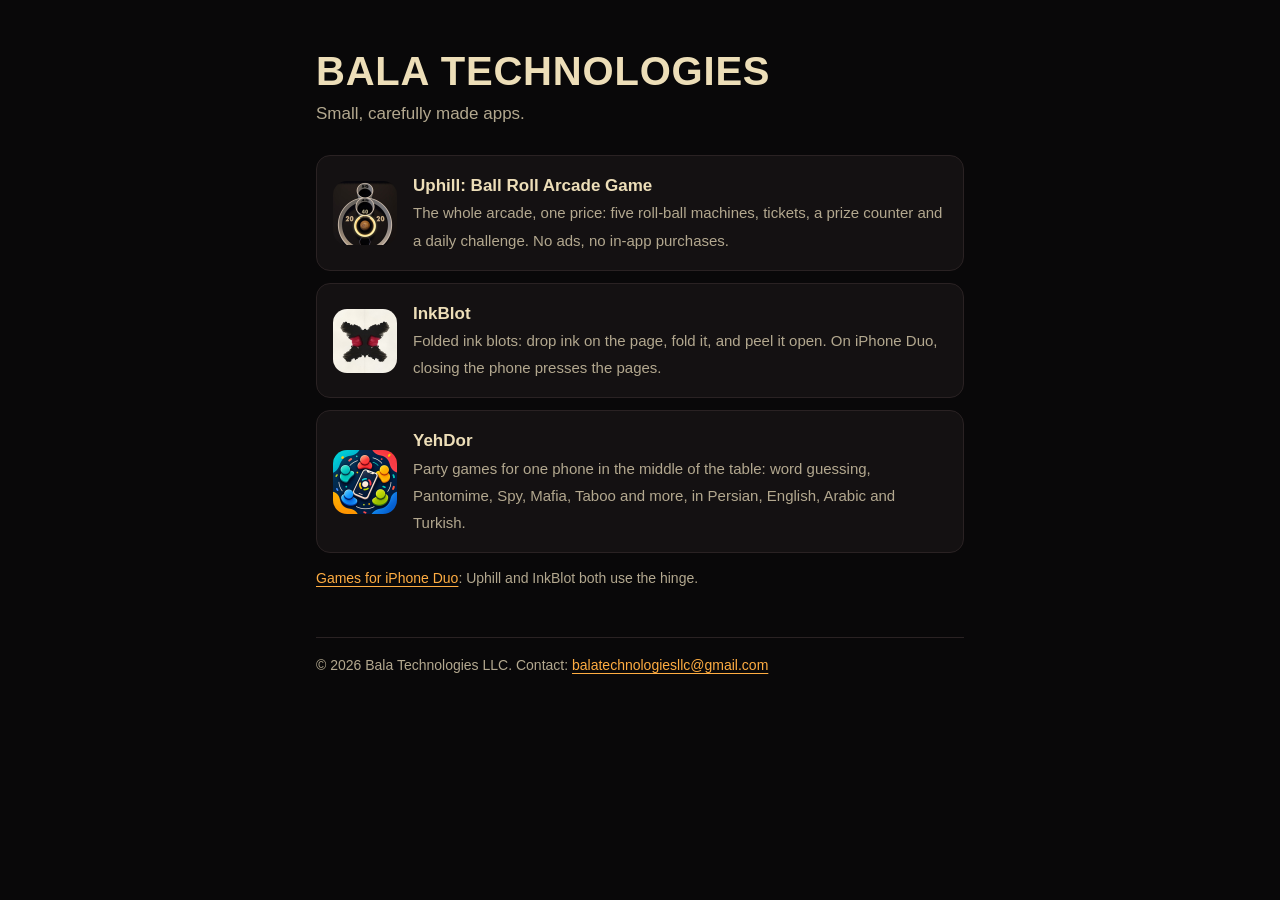
<file: index.html>
<!doctype html>
<html lang="en">
<head>
<meta charset="utf-8">
<meta name="viewport" content="width=device-width, initial-scale=1">
<title>Bala Technologies</title>
<meta name="description" content="Apps by Bala Technologies LLC.">
<link rel="stylesheet" href="assets/site.css">
</head>
<body>
<main>
  <h1>Bala Technologies</h1>
  <p class="lede">Small, carefully made apps.</p>

  <a class="card" href="uphill/">
    <img src="assets/uphill-icon.jpg" alt="">
    <span>
      <span class="name">Uphill: Ball Roll Arcade Game</span><br>
      <span class="what">The whole arcade, one price: five roll-ball machines, tickets, a prize counter and a daily challenge. No ads, no in-app purchases.</span>
    </span>
  </a>

  <a class="card" href="blot/">
    <img src="assets/blot-icon.jpg" alt="">
    <span>
      <span class="name">InkBlot</span><br>
      <span class="what">Folded ink blots: drop ink on the page, fold it, and peel it open. On iPhone Duo, closing the phone presses the pages.</span>
    </span>
  </a>

  <a class="card" href="yehdor/">
    <img src="assets/yehdor-icon.jpg" alt="">
    <span>
      <span class="name">YehDor</span><br>
      <span class="what">Party games for one phone in the middle of the table: word guessing, Pantomime, Spy, Mafia, Taboo and more, in Persian, English, Arabic and Turkish.</span>
    </span>
  </a>

  <p class="small"><a href="iphone-duo-games/">Games for iPhone Duo</a>: Uphill and InkBlot both use the hinge.</p>

  <footer class="small">© 2026 Bala Technologies LLC. Contact: <a href="mailto:balatechnologiesllc@gmail.com">balatechnologiesllc@gmail.com</a></footer>
</main>
</body>
</html>
</file>
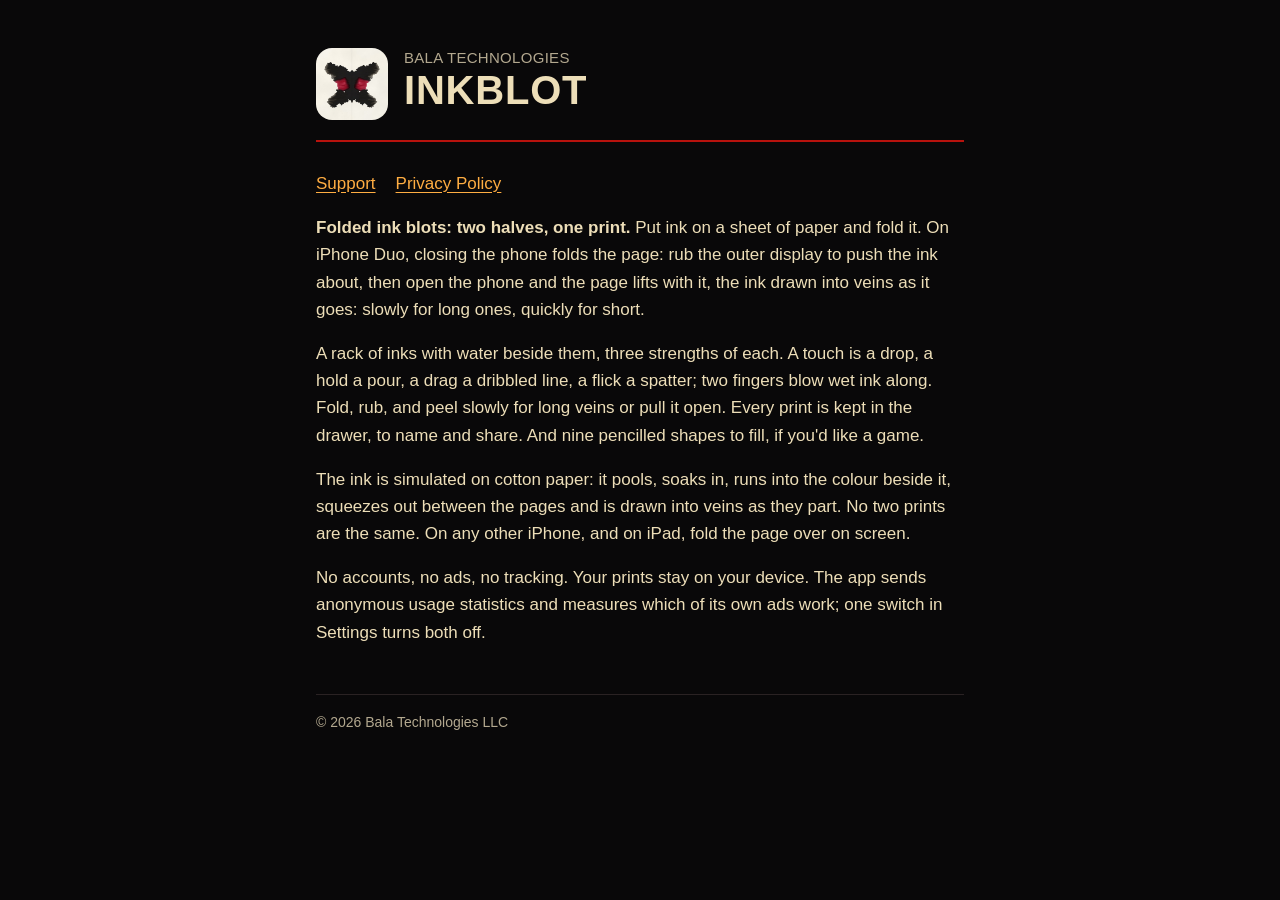
<file: blot/index.html>
<!doctype html>
<html lang="en">
<head>
<meta charset="utf-8">
<meta name="viewport" content="width=device-width, initial-scale=1">
<title>InkBlot: folded ink art for iPhone and iPad</title>
<meta name="description" content="InkBlot makes folded ink blots: drop ink on paper, fold the page, rub it and peel it open. On iPhone Duo, closing the phone folds the sheet. For every iPhone and iPad.">
<link rel="stylesheet" href="../assets/site.css">
</head>
<body>
<main>
  <header class="top">
    <img src="../assets/blot-icon.jpg" alt="InkBlot app icon">
    <div>
      <p class="brand"><a href="../">Bala Technologies</a></p>
      <h1>InkBlot</h1>
    </div>
  </header>
  <nav class="links"><a href="support/">Support</a><a href="privacy/">Privacy Policy</a></nav>

  <p><strong>Folded ink blots: two halves, one print.</strong> Put ink on a sheet of paper and fold it. On
  iPhone Duo, closing the phone folds the page: rub the outer display to push the
  ink about, then open the phone and the page lifts with it, the ink drawn into veins as it goes: slowly for long ones, quickly for short.</p>
  <p>A rack of inks with water beside them, three strengths of each. A
  touch is a drop, a hold a pour, a drag a dribbled line, a flick a spatter; two fingers blow wet ink along.
  Fold, rub, and peel slowly for long veins or pull it open. Every print is kept in the drawer, to name and
  share. And nine pencilled shapes to fill, if you'd like a game.</p>
  <p>The ink is simulated on cotton paper: it pools, soaks in, runs into the colour beside it, squeezes out
  between the pages and is drawn into veins as they part. No two prints are the same. On any other iPhone, and
  on iPad, fold the page over on screen.</p>
  <p>No accounts, no ads, no tracking. Your prints stay on your device. The app sends anonymous usage
  statistics and measures which of its own ads work; one switch in Settings turns both off.</p>

  <footer class="small">© 2026 Bala Technologies LLC</footer>
</main>
</body>
</html>
</file>
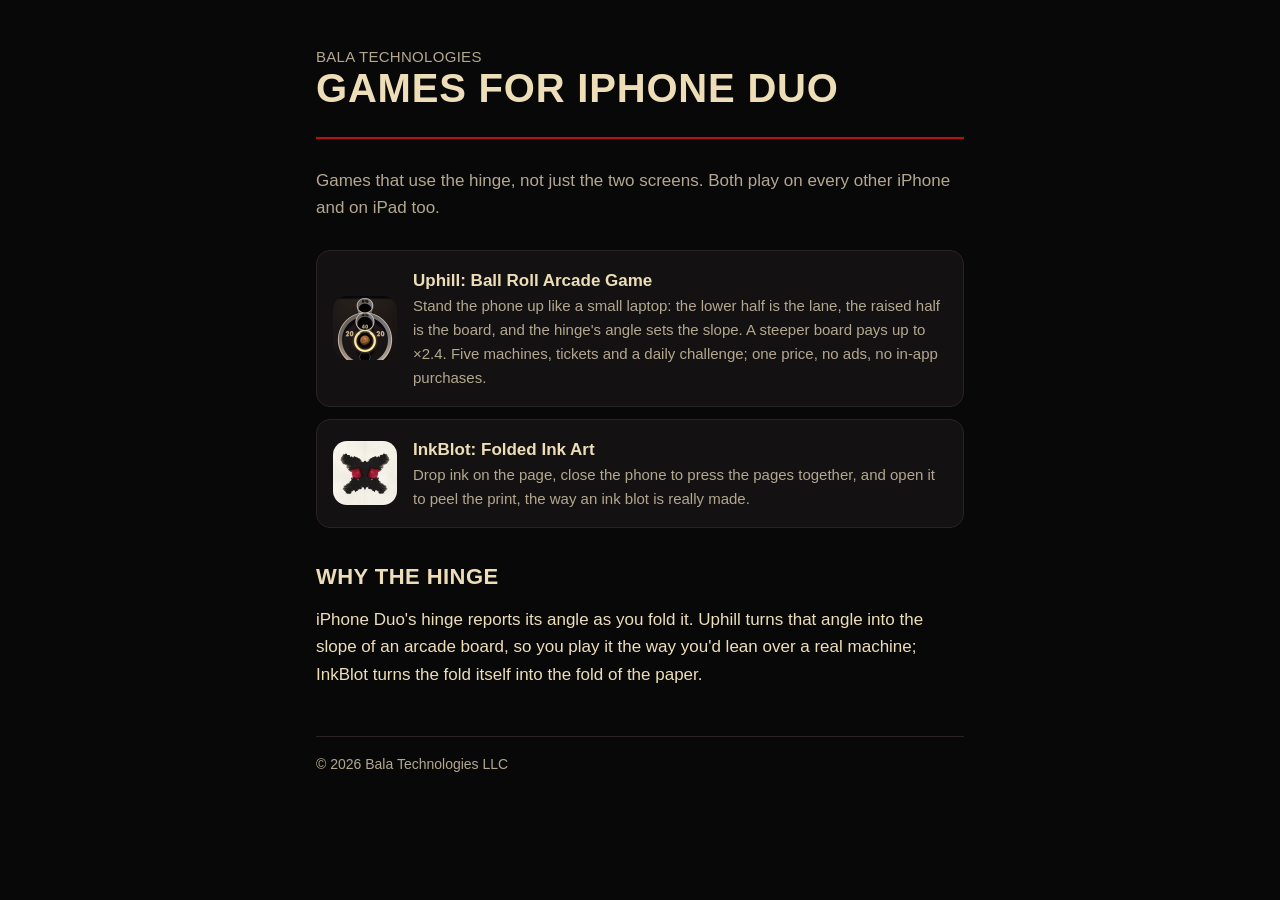
<file: iphone-duo-games/index.html>
<!doctype html>
<html lang="en">
<head>
<meta charset="utf-8">
<meta name="viewport" content="width=device-width, initial-scale=1">
<title>Games for iPhone Duo: Uphill and InkBlot use the hinge</title>
<meta name="description" content="Two games built around the iPhone Duo hinge: Uphill, a ball roll arcade game where the hinge sets the slope of the board, and InkBlot, where closing the phone folds the ink. Both also play on every iPhone and iPad.">
<link rel="canonical" href="https://balatechnologies.site/iphone-duo-games/">
<link rel="stylesheet" href="../assets/site.css">
<script type="application/ld+json">
{
  "@context": "https://schema.org",
  "@type": "ItemList",
  "name": "Games for iPhone Duo",
  "itemListElement": [
    {"@type": "ListItem", "position": 1, "url": "https://balatechnologies.site/uphill/", "name": "Uphill: Ball Roll Arcade Game"},
    {"@type": "ListItem", "position": 2, "url": "https://balatechnologies.site/blot/", "name": "InkBlot: Folded Ink Art"}
  ]
}
</script>
</head>
<body>
<main>
  <header class="top">
    <div>
      <p class="brand"><a href="../">Bala Technologies</a></p>
      <h1>Games for iPhone Duo</h1>
    </div>
  </header>
  <p class="lede">Games that use the hinge, not just the two screens. Both play on every other iPhone and on
  iPad too.</p>

  <a class="card" href="../uphill/">
    <img src="../assets/uphill-icon.jpg" alt="">
    <div>
      <div class="name">Uphill: Ball Roll Arcade Game</div>
      <div class="what">Stand the phone up like a small laptop: the lower half is the lane, the raised half is the
        board, and the hinge's angle sets the slope. A steeper board pays up to ×2.4. Five machines, tickets and a
        daily challenge; one price, no ads, no in-app purchases.</div>
    </div>
  </a>
  <a class="card" href="../blot/">
    <img src="../assets/blot-icon.jpg" alt="">
    <div>
      <div class="name">InkBlot: Folded Ink Art</div>
      <div class="what">Drop ink on the page, close the phone to press the pages together, and open it to peel the
        print, the way an ink blot is really made.</div>
    </div>
  </a>

  <h2>Why the hinge</h2>
  <p>iPhone Duo's hinge reports its angle as you fold it. Uphill turns that angle into the slope of an arcade
  board, so you play it the way you'd lean over a real machine; InkBlot turns the fold itself into the fold of the
  paper.</p>

  <footer class="small">© 2026 Bala Technologies LLC</footer>
</main>
</body>
</html>
</file>
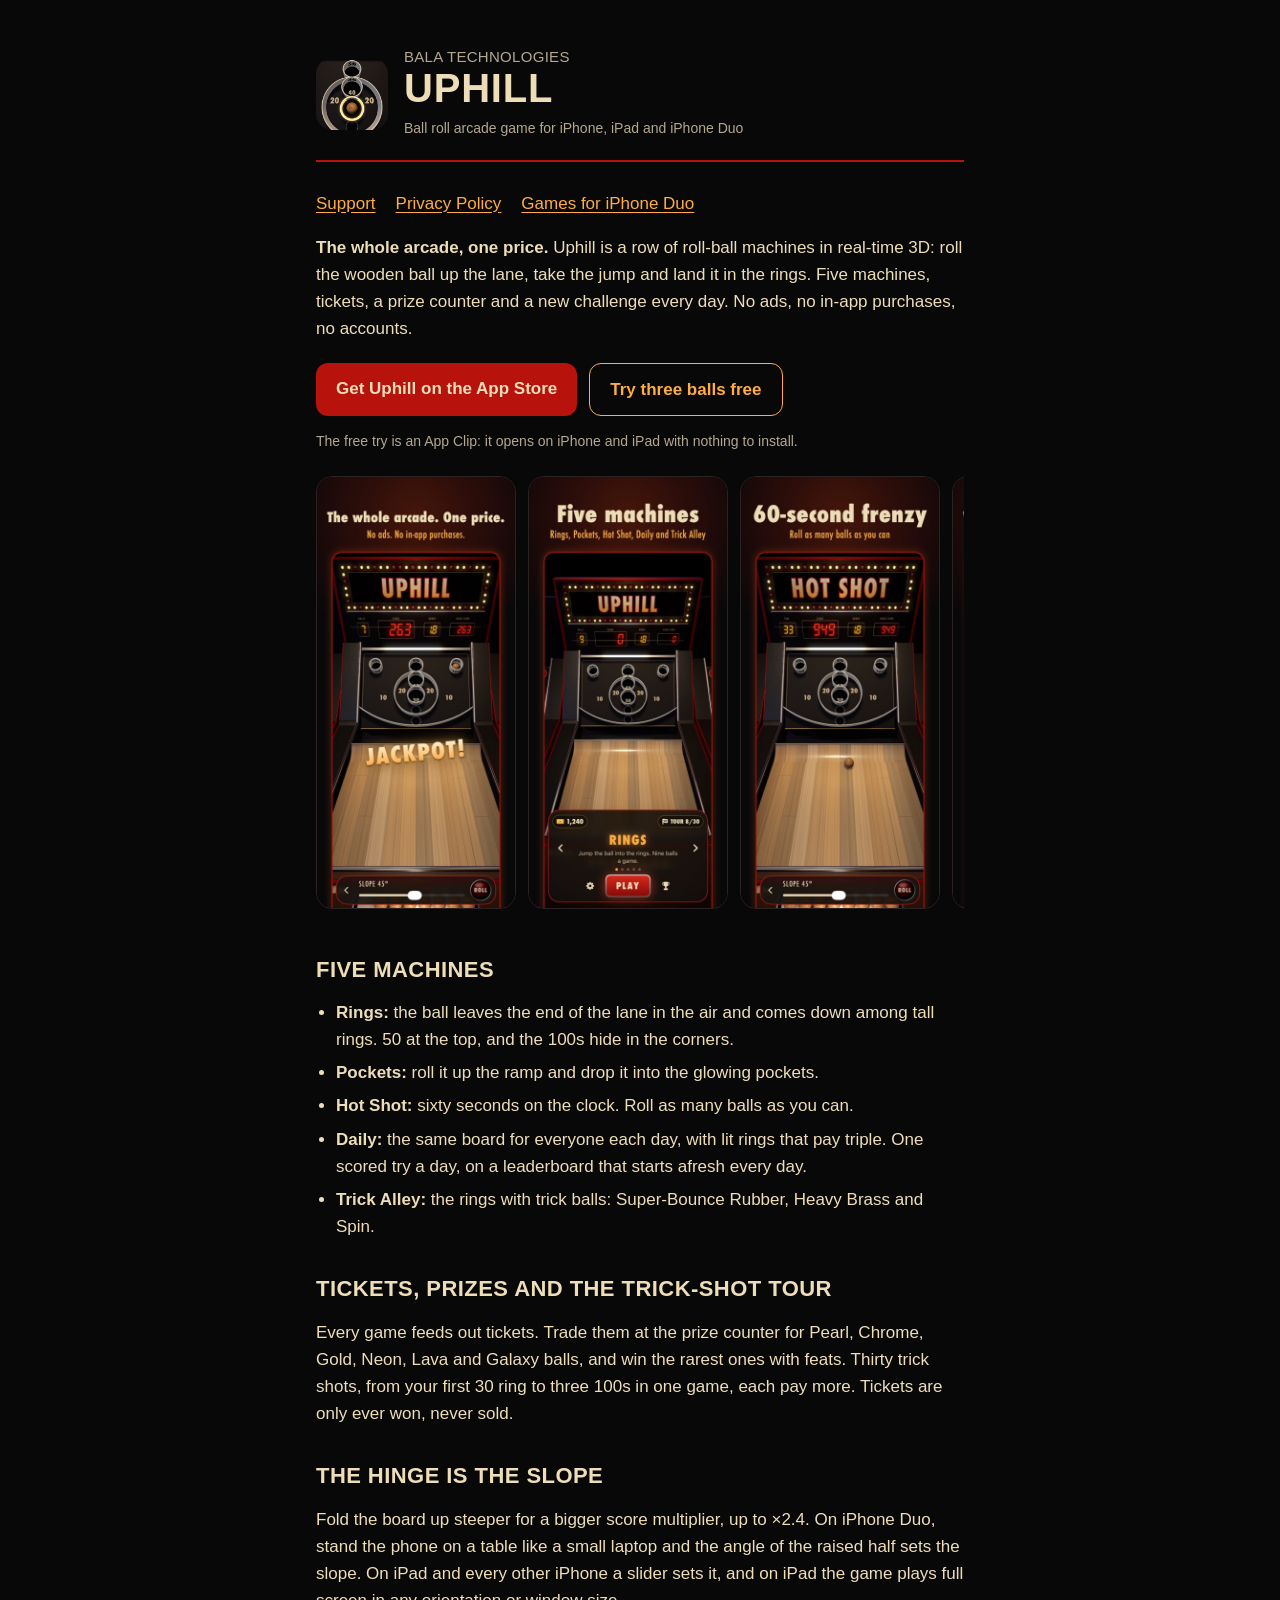
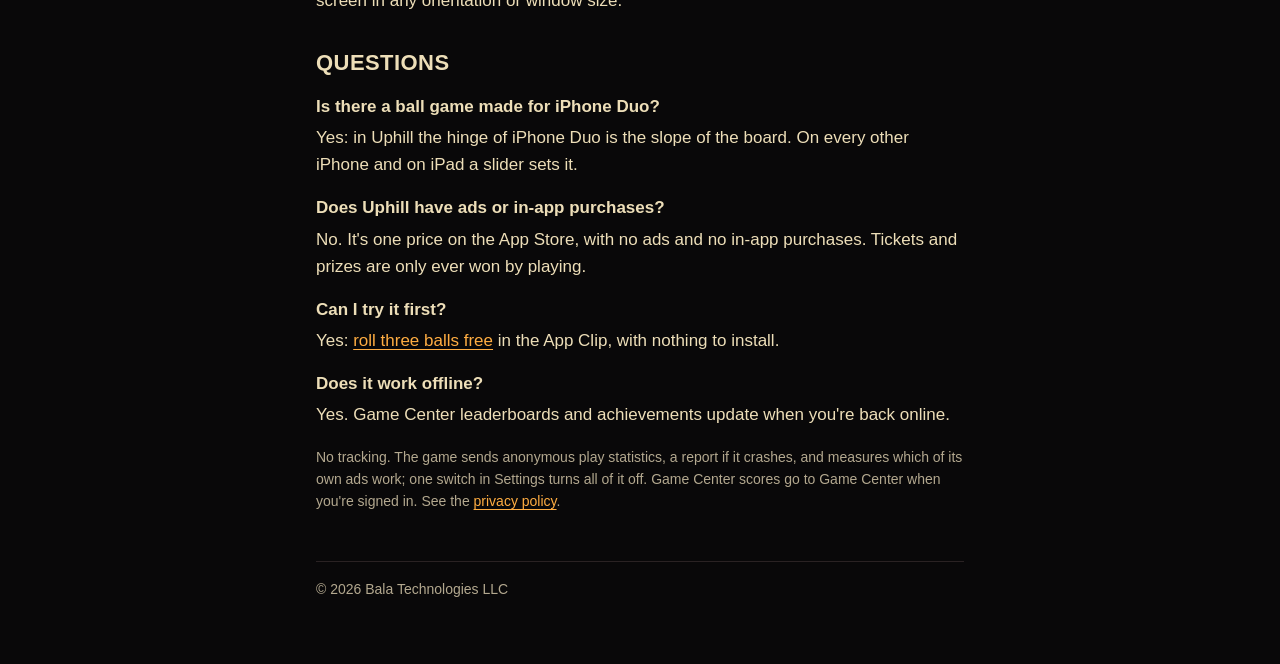
<file: uphill/index.html>
<!doctype html>
<html lang="en">
<head>
<meta charset="utf-8">
<meta name="viewport" content="width=device-width, initial-scale=1">
<title>Uphill: Ball Roll Arcade Game for iPhone, iPad and iPhone Duo</title>
<meta name="description" content="Uphill is a whole arcade of roll-ball machines in real-time 3D for iPhone, iPad and iPhone Duo: five machines, tickets, a prize counter and a daily challenge. One price, no ads, no in-app purchases. Try three balls free.">
<link rel="canonical" href="https://balatechnologies.site/uphill/">
<meta name="apple-itunes-app" content="app-id=6820375744">
<meta property="og:type" content="website">
<meta property="og:title" content="Uphill: Ball Roll Arcade Game">
<meta property="og:description" content="The whole arcade, one price: five machines, tickets, a prize counter and a new challenge every day. No ads, no in-app purchases.">
<meta property="og:url" content="https://balatechnologies.site/uphill/">
<meta property="og:image" content="https://balatechnologies.site/assets/uphill/screen-01.jpg">
<meta name="twitter:card" content="summary_large_image">
<link rel="stylesheet" href="../assets/site.css">
<script type="application/ld+json">
{
  "@context": "https://schema.org",
  "@type": ["VideoGame", "SoftwareApplication"],
  "name": "Uphill: Ball Roll Arcade Game",
  "alternateName": "Uphill",
  "description": "A whole arcade of roll-ball machines in real-time 3D: Rings, Pockets, Hot Shot, a Daily challenge and Trick Alley, with tickets, a prize counter and a 30-shot Trick-Shot Tour. On iPhone Duo the hinge sets the slope of the board. One price, no ads, no in-app purchases.",
  "url": "https://balatechnologies.site/uphill/",
  "image": "https://balatechnologies.site/assets/uphill-icon.jpg",
  "screenshot": ["https://balatechnologies.site/assets/uphill/screen-01.jpg", "https://balatechnologies.site/assets/uphill/screen-02.jpg"],
  "applicationCategory": "GameApplication",
  "genre": ["Arcade", "Casual", "Sports"],
  "operatingSystem": "iOS 18, iPadOS 18",
  "gamePlatform": ["iPhone", "iPad", "iPhone Duo"],
  "playMode": "SinglePlayer",
  "inLanguage": ["en", "ar", "de", "es", "fr", "hi", "id", "it", "ja", "ko", "nl", "pl", "pt-BR", "ru", "th", "tr", "uk", "vi", "zh-Hans", "zh-Hant"],
  "installUrl": "https://apps.apple.com/app/id6820375744",
  "offers": {"@type": "Offer", "price": "1.99", "priceCurrency": "USD", "url": "https://apps.apple.com/app/id6820375744"},
  "publisher": {"@type": "Organization", "name": "Bala Technologies LLC", "url": "https://balatechnologies.site/"}
}
</script>
<script type="application/ld+json">
{
  "@context": "https://schema.org",
  "@type": "FAQPage",
  "mainEntity": [
    {"@type": "Question", "name": "Is there a ball game made for iPhone Duo?",
     "acceptedAnswer": {"@type": "Answer", "text": "Yes. In Uphill the hinge of iPhone Duo is the slope of the board: stand the phone on a table like a small laptop and the angle of the raised half sets how steep the board is. A steeper board pays a bigger bonus, up to ×2.4. On every other iPhone and on iPad a slider sets the slope."}},
    {"@type": "Question", "name": "Does Uphill have ads or in-app purchases?",
     "acceptedAnswer": {"@type": "Answer", "text": "No. Uphill is one price on the App Store, with no ads and no in-app purchases. The tickets and prizes in the game are only ever won by playing."}},
    {"@type": "Question", "name": "Can I try Uphill before buying it?",
     "acceptedAnswer": {"@type": "Answer", "text": "Yes. The Uphill App Clip lets you roll three balls on the Rings machine on iPhone or iPad, with nothing to install first."}},
    {"@type": "Question", "name": "What machines are in Uphill?",
     "acceptedAnswer": {"@type": "Answer", "text": "Five: Rings, where the ball takes a jump into tall rings; Pockets, a ramp with glowing pockets; Hot Shot, sixty seconds against the clock; Daily, the same board for everyone each day with lit rings that pay triple; and Trick Alley, played with trick balls."}}
  ]
}
</script>
</head>
<body>
<main>
  <header class="top">
    <img src="../assets/uphill-icon.jpg" alt="Uphill app icon">
    <div>
      <p class="brand"><a href="../">Bala Technologies</a></p>
      <h1>Uphill</h1>
      <p class="small" style="margin:0">Ball roll arcade game for iPhone, iPad and iPhone Duo</p>
    </div>
  </header>
  <nav class="links"><a href="support/">Support</a><a href="privacy/">Privacy Policy</a><a href="../iphone-duo-games/">Games for iPhone Duo</a></nav>

  <p><strong>The whole arcade, one price.</strong> Uphill is a row of roll-ball machines in real-time 3D:
  roll the wooden ball up the lane, take the jump and land it in the rings. Five machines, tickets, a prize
  counter and a new challenge every day. No ads, no in-app purchases, no accounts.</p>

  <div class="actions">
    <a class="button primary" href="https://apps.apple.com/app/id6820375744">Get Uphill on the App Store</a>
    <a class="button secondary" href="https://appclip.apple.com/id?p=com.bala.uphill.Clip">Try three balls free</a>
  </div>
  <p class="small">The free try is an App Clip: it opens on iPhone and iPad with nothing to install.</p>

  <div class="shots">
    <img src="../assets/uphill/screen-01.jpg" alt="A ball lands in a 100: Jackpot! The whole arcade, one price; no ads, no in-app purchases.">
    <img src="../assets/uphill/screen-02.jpg" alt="The arcade floor: five machines, Rings, Pockets, Hot Shot, Daily and Trick Alley.">
    <img src="../assets/uphill/screen-03.jpg" alt="Hot Shot: a sixty-second frenzy against the clock.">
    <img src="../assets/uphill/screen-04.jpg" alt="The prize counter: win tickets and trade them for Pearl, Chrome, Gold and other balls.">
    <img src="../assets/uphill/screen-05.jpg" alt="The Daily: the same board for everyone each day, lit rings pay triple.">
    <img src="../assets/uphill/screen-06.jpg" alt="Fold the board steeper for a bonus up to ×2.4.">
  </div>

  <h2>Five machines</h2>
  <ul>
    <li><strong>Rings:</strong> the ball leaves the end of the lane in the air and comes down among tall rings.
      50 at the top, and the 100s hide in the corners.</li>
    <li><strong>Pockets:</strong> roll it up the ramp and drop it into the glowing pockets.</li>
    <li><strong>Hot Shot:</strong> sixty seconds on the clock. Roll as many balls as you can.</li>
    <li><strong>Daily:</strong> the same board for everyone each day, with lit rings that pay triple. One scored
      try a day, on a leaderboard that starts afresh every day.</li>
    <li><strong>Trick Alley:</strong> the rings with trick balls: Super-Bounce Rubber, Heavy Brass and Spin.</li>
  </ul>

  <h2>Tickets, prizes and the Trick-Shot Tour</h2>
  <p>Every game feeds out tickets. Trade them at the prize counter for Pearl, Chrome, Gold, Neon, Lava and Galaxy
  balls, and win the rarest ones with feats. Thirty trick shots, from your first 30 ring to three 100s in one
  game, each pay more. Tickets are only ever won, never sold.</p>

  <h2>The hinge is the slope</h2>
  <p>Fold the board up steeper for a bigger score multiplier, up to ×2.4. On iPhone Duo, stand the phone on a
  table like a small laptop and the angle of the raised half sets the slope. On iPad and every other iPhone a
  slider sets it, and on iPad the game plays full screen in any orientation or window size.</p>

  <h2>Questions</h2>
  <dl>
    <dt>Is there a ball game made for iPhone Duo?</dt>
    <dd>Yes: in Uphill the hinge of iPhone Duo is the slope of the board. On every other iPhone and on iPad a
      slider sets it.</dd>
    <dt>Does Uphill have ads or in-app purchases?</dt>
    <dd>No. It's one price on the App Store, with no ads and no in-app purchases. Tickets and prizes are only
      ever won by playing.</dd>
    <dt>Can I try it first?</dt>
    <dd>Yes: <a href="https://appclip.apple.com/id?p=com.bala.uphill.Clip">roll three balls free</a> in the App
      Clip, with nothing to install.</dd>
    <dt>Does it work offline?</dt>
    <dd>Yes. Game Center leaderboards and achievements update when you're back online.</dd>
  </dl>

  <p class="small">No tracking. The game sends anonymous play statistics, a report if it crashes, and measures
  which of its own ads work; one switch in Settings turns all of it off. Game Center scores go to Game Center
  when you're signed in. See the <a href="privacy/">privacy policy</a>.</p>

  <footer class="small">© 2026 Bala Technologies LLC</footer>
</main>
</body>
</html>
</file>
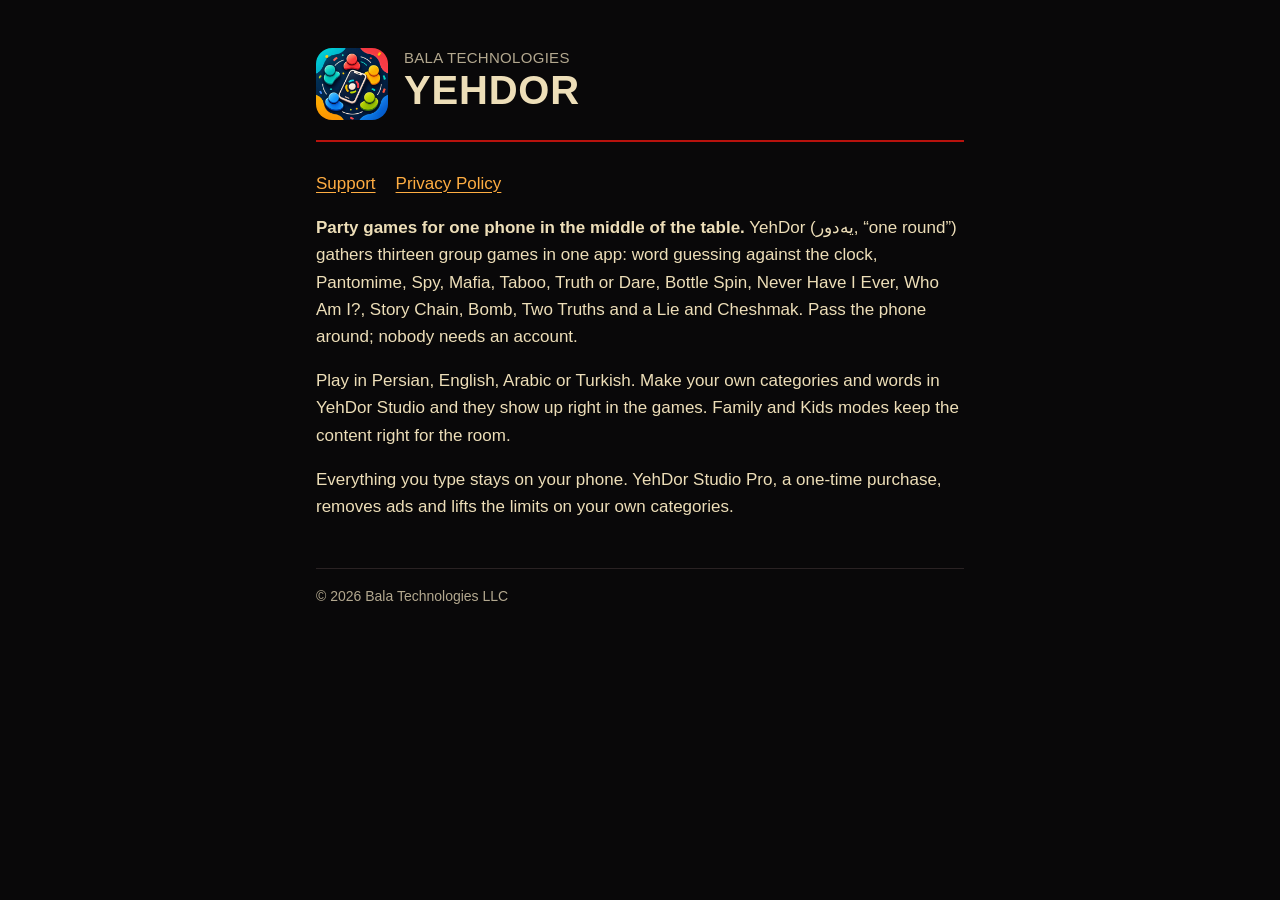
<file: yehdor/index.html>
<!doctype html>
<html lang="en">
<head>
<meta charset="utf-8">
<meta name="viewport" content="width=device-width, initial-scale=1">
<title>YehDor: party games for one phone</title>
<meta name="description" content="YehDor is a collection of party games for a group around one iPhone: word guessing, Pantomime, Spy, Mafia, Taboo, Truth or Dare and more, in Persian, English, Arabic and Turkish.">
<link rel="stylesheet" href="../assets/site.css">
</head>
<body>
<main>
  <header class="top">
    <img src="../assets/yehdor-icon.jpg" alt="YehDor app icon">
    <div>
      <p class="brand"><a href="../">Bala Technologies</a></p>
      <h1>YehDor</h1>
    </div>
  </header>
  <nav class="links"><a href="support/">Support</a><a href="privacy/">Privacy Policy</a></nav>

  <p><strong>Party games for one phone in the middle of the table.</strong> YehDor (یه‌دور, “one round”)
  gathers thirteen group games in one app: word guessing against the clock, Pantomime, Spy, Mafia, Taboo,
  Truth or Dare, Bottle Spin, Never Have I Ever, Who Am I?, Story Chain, Bomb, Two Truths and a Lie and
  Cheshmak. Pass the phone around; nobody needs an account.</p>
  <p>Play in Persian, English, Arabic or Turkish. Make your own categories and words in YehDor Studio and
  they show up right in the games. Family and Kids modes keep the content right for the room.</p>
  <p>Everything you type stays on your phone. YehDor Studio Pro, a one-time purchase, removes ads and lifts
  the limits on your own categories.</p>

  <footer class="small">© 2026 Bala Technologies LLC</footer>
</main>
</body>
</html>
</file>
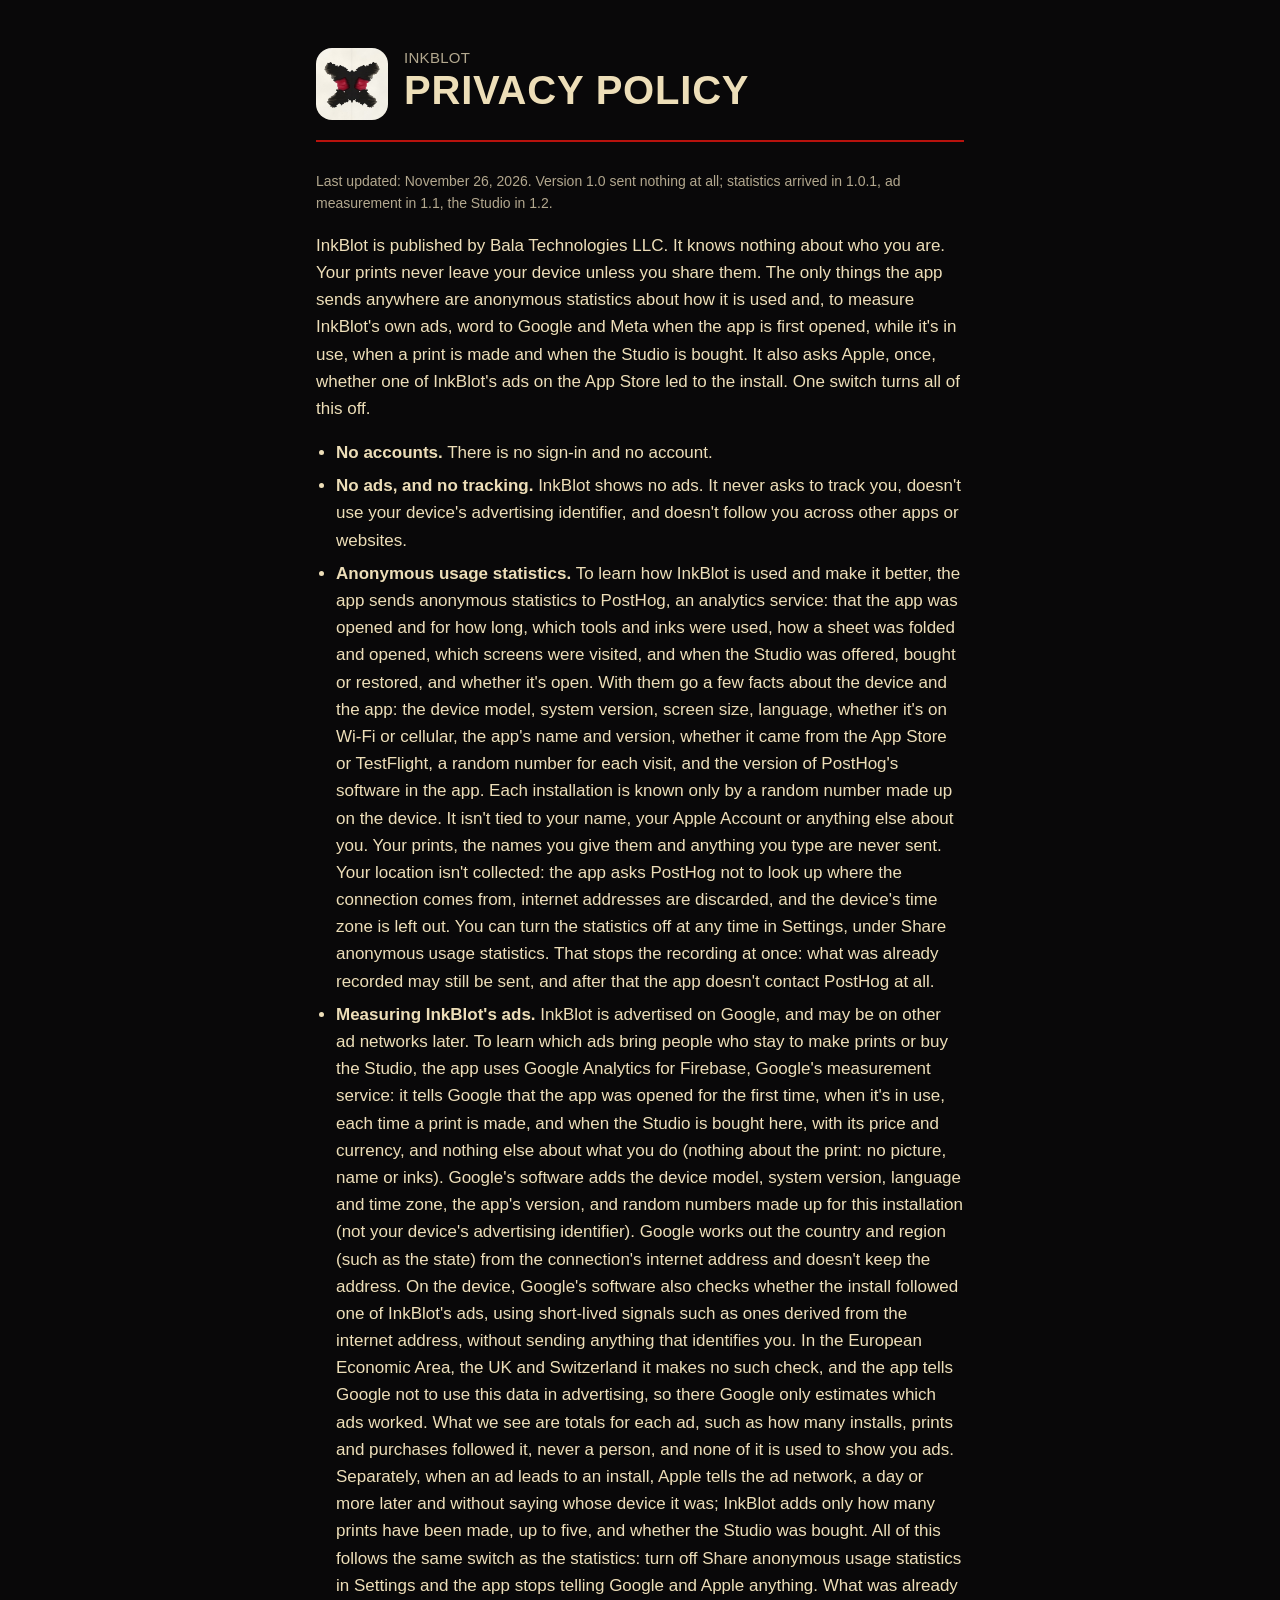
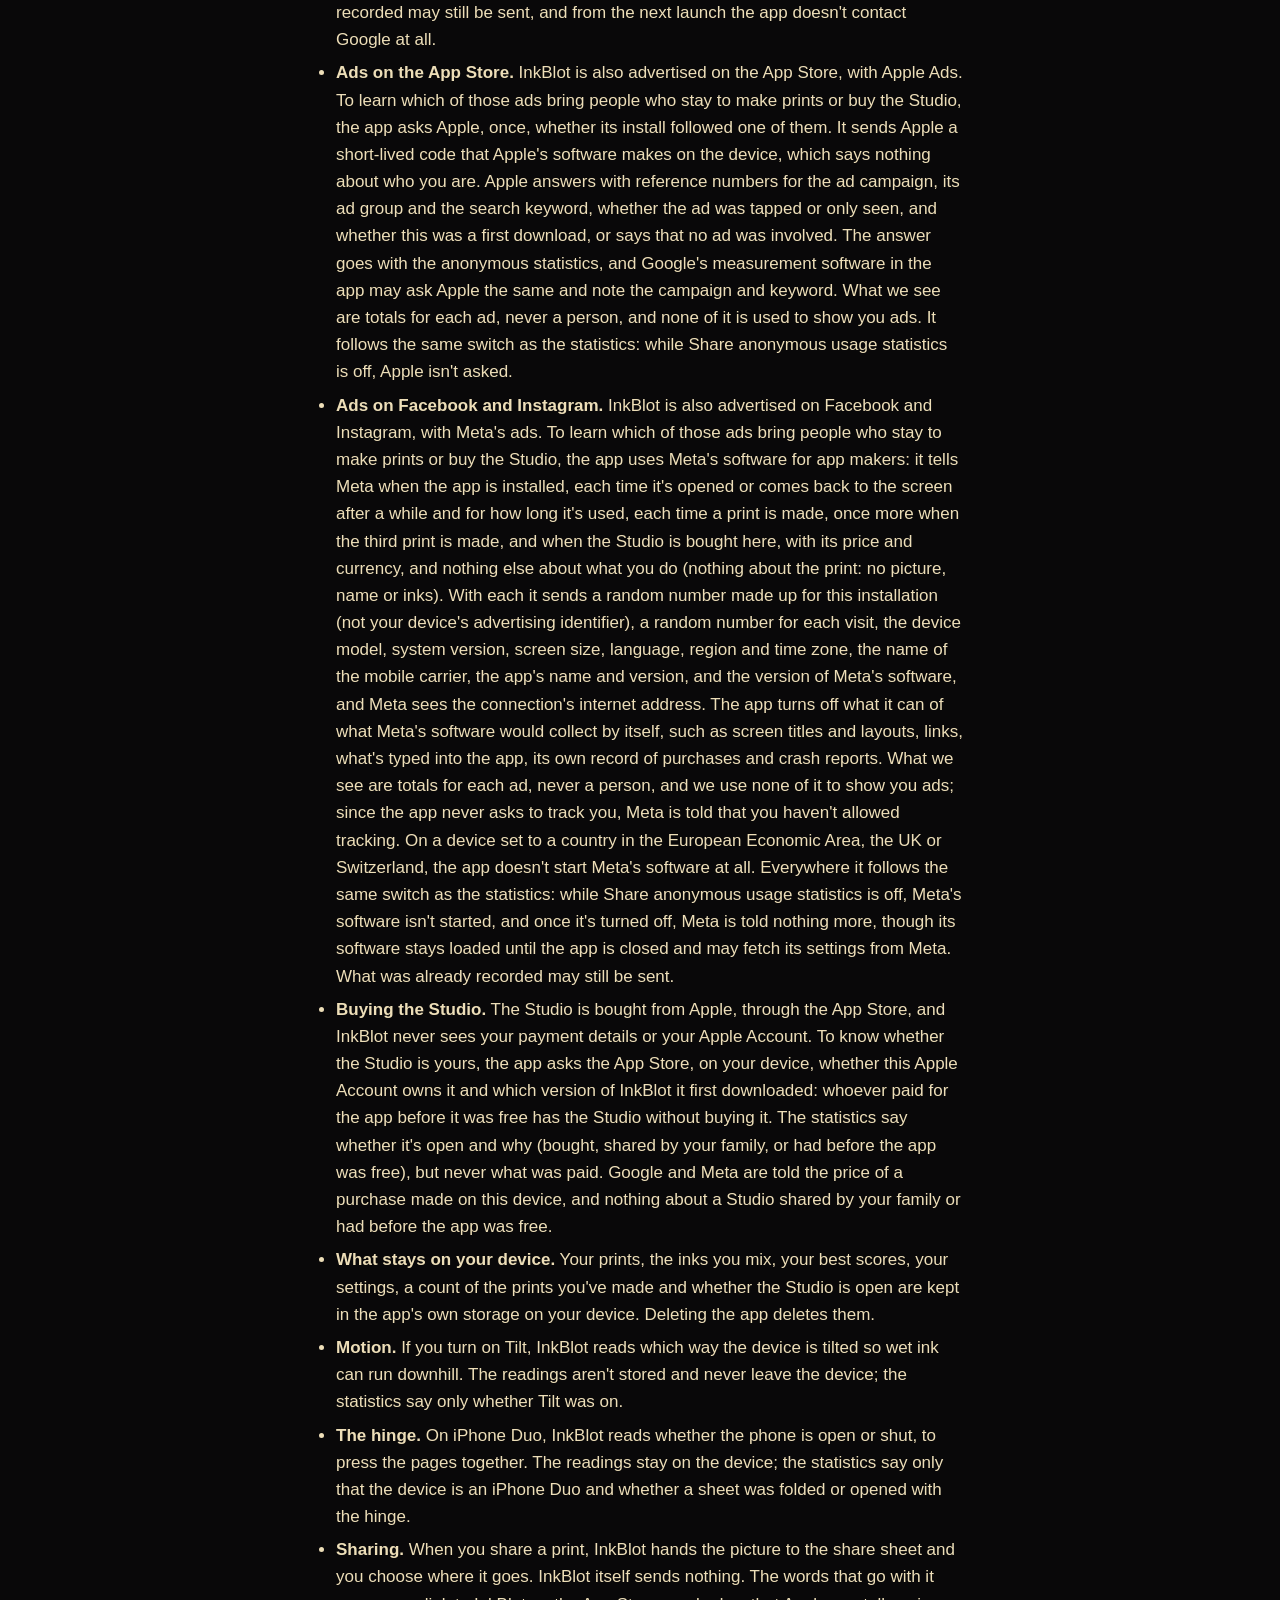
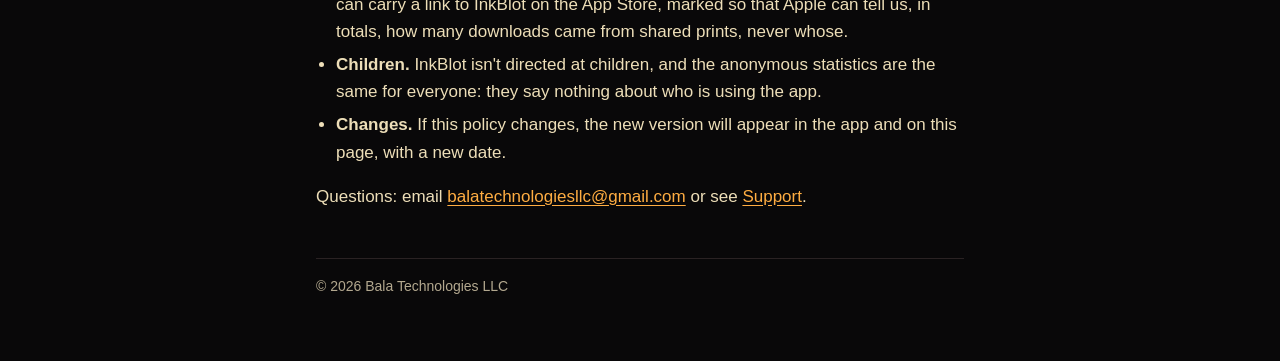
<file: blot/privacy/index.html>
<!doctype html>
<html lang="en">
<head>
<meta charset="utf-8">
<meta name="viewport" content="width=device-width, initial-scale=1">
<title>InkBlot Privacy Policy</title>
<meta name="description" content="Privacy policy for InkBlot. No accounts, no ads, no tracking; your prints stay on your device. Anonymous usage statistics and measurement of the app's own ads, including purchases of the Studio, which you can turn off.">
<link rel="stylesheet" href="../../assets/site.css">
</head>
<body>
<main>
  <header class="top">
    <img src="../../assets/blot-icon.jpg" alt="InkBlot app icon">
    <div>
      <p class="brand"><a href="../">InkBlot</a></p>
      <h1>Privacy Policy</h1>
    </div>
  </header>

  <p class="small">Last updated: November 26, 2026. Version 1.0 sent nothing at all; statistics arrived in 1.0.1,
  ad measurement in 1.1, the Studio in 1.2.</p>
  <p>InkBlot is published by Bala Technologies LLC. It knows nothing about who you are. Your prints never leave
  your device unless you share them. The only things the app sends anywhere are anonymous statistics about how it is
  used and, to measure InkBlot's own ads, word to Google and Meta when the app is first opened, while it's in use, when a
  print is made and when the Studio is bought. It also asks Apple, once, whether one of InkBlot's ads on the App
  Store led to the install. One switch turns all of this off.</p>
  <ul>
    <li><strong>No accounts.</strong> There is no sign-in and no account.</li>
    <li><strong>No ads, and no tracking.</strong> InkBlot shows no ads. It never asks to track you, doesn't use
      your device's advertising identifier, and doesn't follow you across other apps or websites.</li>
    <li><strong>Anonymous usage statistics.</strong> To learn how InkBlot is used and make it better, the
      app sends anonymous statistics to PostHog, an analytics service: that the app was opened and for how long,
      which tools and inks were used, how a sheet was folded and opened, which screens were visited, and when the
      Studio was offered, bought or restored, and whether it's open. With them go a few facts about the device and
      the app: the device model, system version, screen size, language, whether it's on Wi-Fi or cellular, the
      app's name and version, whether it came from the App Store or TestFlight, a random number for each visit, and
      the version of PostHog's software in the app. Each installation is known only by a random number made up on
      the device. It isn't tied to your name, your Apple Account or anything else about you. Your prints, the names
      you give them and anything you type are never sent. Your location isn't collected: the app asks PostHog not to
      look up where the connection comes from, internet addresses are discarded, and the device's time zone is left
      out. You can turn the statistics off at any time in Settings, under Share anonymous usage statistics. That
      stops the recording at once: what was already recorded may still be sent, and after that the app doesn't
      contact PostHog at all.</li>
    <li><strong>Measuring InkBlot's ads.</strong> InkBlot is advertised on Google, and may be on other ad
      networks later. To learn which ads bring people who stay to make prints or buy the Studio, the app uses Google
      Analytics for Firebase, Google's measurement service: it tells Google that the app was opened for the first
      time, when it's in use, each time a print is made, and when the Studio is bought here, with its price and
      currency, and nothing else about what you do (nothing about the print: no picture, name or inks). Google's
      software adds the device model, system version, language and time zone, the app's version, and random numbers
      made up for this installation (not your device's advertising identifier). Google works out the country and
      region (such as the state) from the connection's internet address and doesn't keep the address. On the device,
      Google's software also checks whether the install followed one of InkBlot's ads, using short-lived signals
      such as ones derived from the internet address, without sending anything that identifies you. In the European
      Economic Area, the UK and Switzerland it makes no such check, and the app tells Google not to use this data in
      advertising, so there Google only estimates which ads worked. What we see are totals for each ad, such as how
      many installs, prints and purchases followed it, never a person, and none of it is used to show you ads.
      Separately, when an ad leads to an install, Apple tells the ad network, a day or more later and without saying
      whose device it was; InkBlot adds only how many prints have been made, up to five, and whether the Studio
      was bought. All of this follows the same switch as the statistics: turn off Share anonymous usage statistics
      in Settings and the app stops telling Google and Apple anything. What was already recorded may still be sent,
      and from the next launch the app doesn't contact Google at all.</li>
    <li><strong>Ads on the App Store.</strong> InkBlot is also advertised on the App Store, with Apple Ads. To learn
      which of those ads bring people who stay to make prints or buy the Studio, the app asks Apple, once, whether its
      install followed one of them. It sends Apple a short-lived code that Apple's software makes on the device, which
      says nothing about who you are. Apple answers with reference numbers for the ad campaign, its ad group and the
      search keyword, whether the ad was tapped or only seen, and whether this was a first download, or says that no
      ad was involved. The answer goes with the anonymous statistics, and Google's measurement software in the app may
      ask Apple the same and note the campaign and keyword. What we see are totals for each ad, never a person, and
      none of it is used to show you ads. It follows the same switch as the statistics: while Share anonymous usage
      statistics is off, Apple isn't asked.</li>
    <li><strong>Ads on Facebook and Instagram.</strong> InkBlot is also advertised on Facebook and Instagram, with
      Meta's ads. To learn which of those ads bring people who stay to make prints or buy the Studio, the app uses
      Meta's software for app makers: it tells Meta when the app is installed, each time it's opened or comes back
      to the screen after a while and for how long it's used, each time a print is made, once more when the third
      print is made, and when the Studio is bought here, with its price and currency, and nothing else about what
      you do (nothing about the print: no picture, name or inks). With each it sends a random number made up for
      this installation (not your device's advertising identifier), a random number for each visit, the device
      model, system version, screen size, language, region and time zone, the name of the mobile carrier, the app's
      name and version, and the version of Meta's software, and Meta sees the connection's internet address. The app
      turns off what it can of what Meta's software would collect by itself, such as screen titles and layouts,
      links, what's typed into the app, its own record of purchases and crash reports. What we see are totals for
      each ad, never a person, and we use none of it to show you ads; since the app never asks to track you, Meta is
      told that you haven't allowed tracking. On a device set to a country in the European Economic Area, the UK or
      Switzerland, the app doesn't start Meta's software at all. Everywhere it follows the same switch as the
      statistics: while Share anonymous usage statistics is off, Meta's software isn't started, and once it's turned
      off, Meta is told nothing more, though its software stays loaded until the app is closed and may fetch its
      settings from Meta. What was already recorded may still be sent.</li>
    <li><strong>Buying the Studio.</strong> The Studio is bought from Apple, through the App Store, and InkBlot
      never sees your payment details or your Apple Account. To know whether the Studio is yours, the app asks the
      App Store, on your device, whether this Apple Account owns it and which version of InkBlot it first
      downloaded: whoever paid for the app before it was free has the Studio without buying it. The statistics say
      whether it's open and why (bought, shared by your family, or had before the app was free), but never what was
      paid. Google and Meta are told the price of a purchase made on this device, and nothing about a Studio shared
      by your family or had before the app was free.</li>
    <li><strong>What stays on your device.</strong> Your prints, the inks you mix, your best scores, your settings,
      a count of the prints you've made and whether the Studio is open are kept in the app's own storage on your
      device. Deleting the app deletes them.</li>
    <li><strong>Motion.</strong> If you turn on Tilt, InkBlot reads which way the device is tilted so wet ink
      can run downhill. The readings aren't stored and never leave the device; the statistics say only whether
      Tilt was on.</li>
    <li><strong>The hinge.</strong> On iPhone Duo, InkBlot reads whether the phone is open or shut, to press
      the pages together. The readings stay on the device; the statistics say only that the device is an
      iPhone Duo and whether a sheet was folded or opened with the hinge.</li>
    <li><strong>Sharing.</strong> When you share a print, InkBlot hands the picture to the share sheet and
      you choose where it goes. InkBlot itself sends nothing. The words that go with it can carry a link to
      InkBlot on the App Store, marked so that Apple can tell us, in totals, how many downloads came from shared
      prints, never whose.</li>
    <li><strong>Children.</strong> InkBlot isn't directed at children, and the anonymous statistics are the
      same for everyone: they say nothing about who is using the app.</li>
    <li><strong>Changes.</strong> If this policy changes, the new version will appear in the app and on this
      page, with a new date.</li>
  </ul>
  <p>Questions: email <a href="mailto:balatechnologiesllc@gmail.com?subject=InkBlot%20privacy">balatechnologiesllc@gmail.com</a>
  or see <a href="../support/">Support</a>.</p>

  <footer class="small">© 2026 Bala Technologies LLC</footer>
</main>
</body>
</html>
</file>
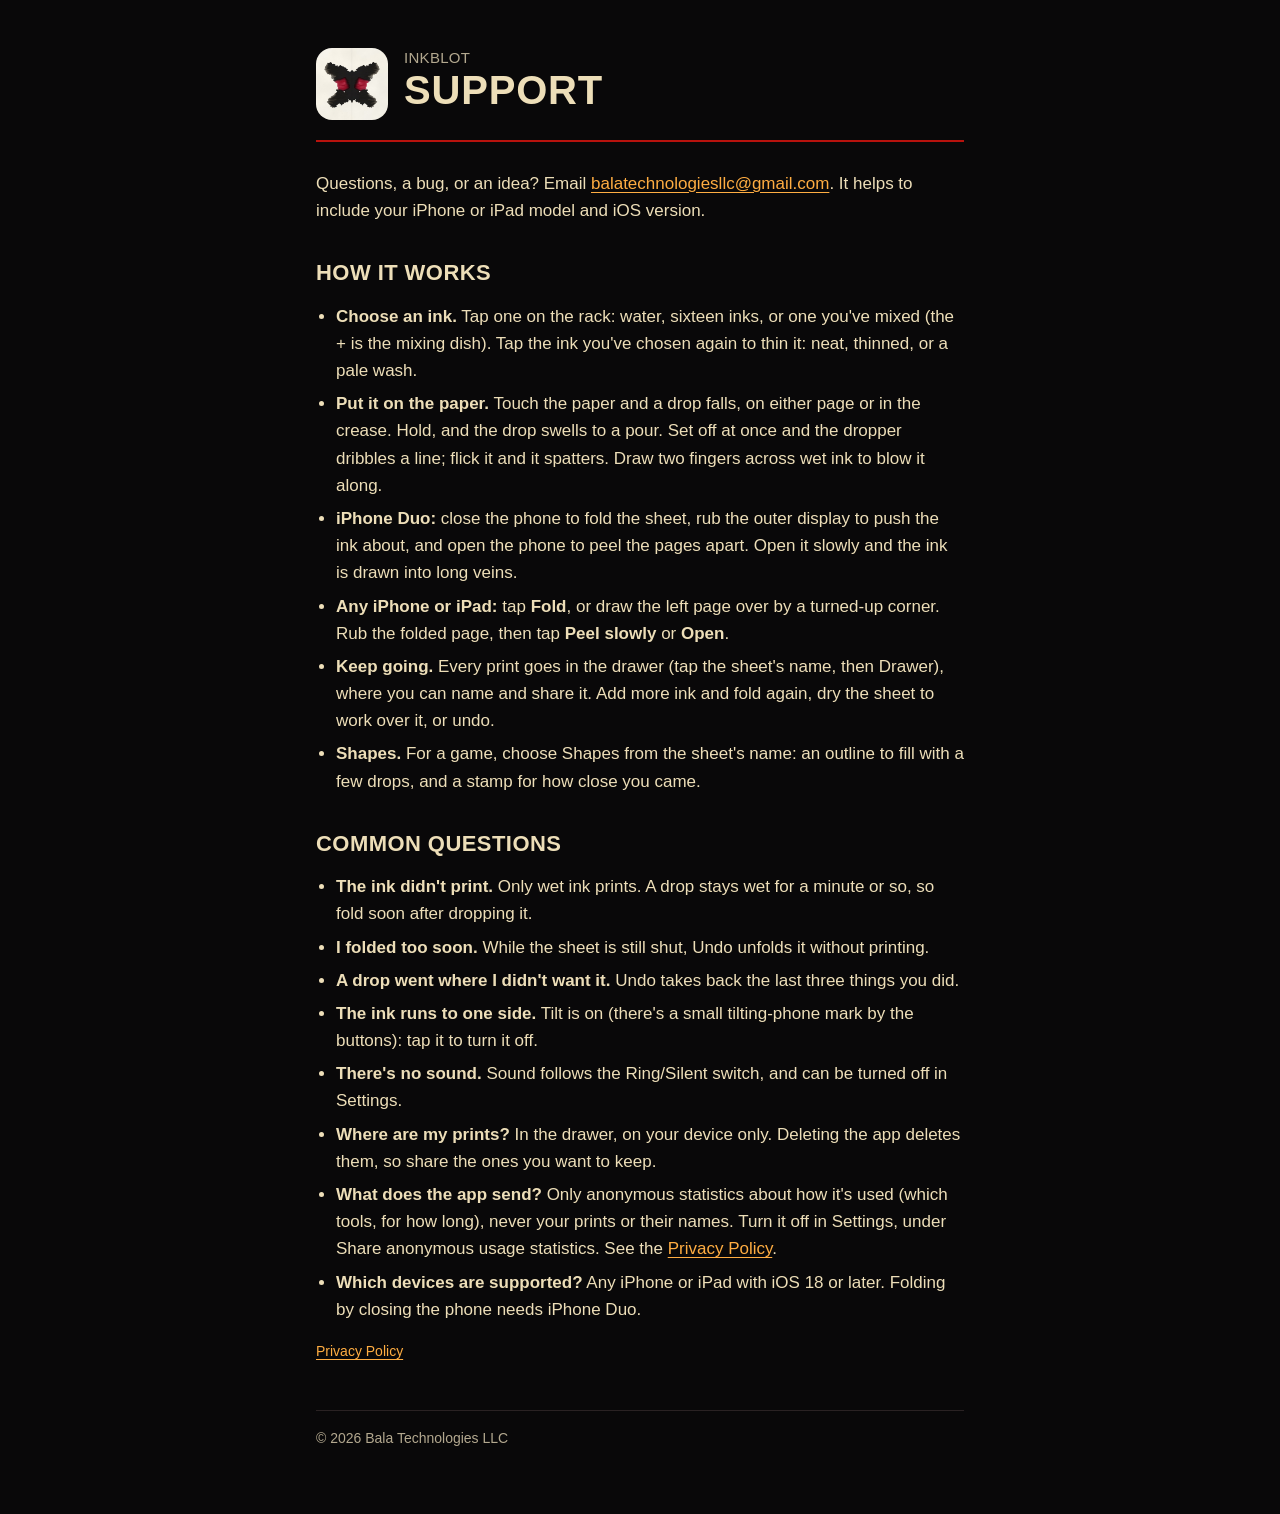
<file: blot/support/index.html>
<!doctype html>
<html lang="en">
<head>
<meta charset="utf-8">
<meta name="viewport" content="width=device-width, initial-scale=1">
<title>InkBlot Support</title>
<meta name="description" content="Help with InkBlot.">
<link rel="stylesheet" href="../../assets/site.css">
</head>
<body>
<main>
  <header class="top">
    <img src="../../assets/blot-icon.jpg" alt="InkBlot app icon">
    <div>
      <p class="brand"><a href="../">InkBlot</a></p>
      <h1>Support</h1>
    </div>
  </header>

  <p>Questions, a bug, or an idea? Email
  <a href="mailto:balatechnologiesllc@gmail.com?subject=InkBlot">balatechnologiesllc@gmail.com</a>.
  It helps to include your iPhone or iPad model and iOS version.</p>

  <h2>How it works</h2>
  <ul>
    <li><strong>Choose an ink.</strong> Tap one on the rack: water, sixteen inks, or one you've mixed (the + is
      the mixing dish). Tap the ink you've chosen again to thin it: neat, thinned, or a pale wash.</li>
    <li><strong>Put it on the paper.</strong> Touch the paper and a drop falls, on either page or in the crease.
      Hold, and the drop swells to a pour. Set off at once and the dropper dribbles a line; flick it and it
      spatters. Draw two fingers across wet ink to blow it along.</li>
    <li><strong>iPhone Duo:</strong> close the phone to fold the sheet, rub the outer display to push the ink
      about, and open the phone to peel the pages apart. Open it slowly and the ink is drawn into long veins.</li>
    <li><strong>Any iPhone or iPad:</strong> tap <strong>Fold</strong>, or draw the left page over by a turned-up
      corner. Rub the folded page, then tap <strong>Peel slowly</strong> or <strong>Open</strong>.</li>
    <li><strong>Keep going.</strong> Every print goes in the drawer (tap the sheet's name, then Drawer), where
      you can name and share it. Add more ink and fold again, dry the sheet to work over it, or undo.</li>
    <li><strong>Shapes.</strong> For a game, choose Shapes from the sheet's name: an outline to fill with a few
      drops, and a stamp for how close you came.</li>
  </ul>

  <h2>Common questions</h2>
  <ul>
    <li><strong>The ink didn't print.</strong> Only wet ink prints. A drop stays wet for a minute or so, so fold
      soon after dropping it.</li>
    <li><strong>I folded too soon.</strong> While the sheet is still shut, Undo unfolds it without printing.</li>
    <li><strong>A drop went where I didn't want it.</strong> Undo takes back the last three things you did.</li>
    <li><strong>The ink runs to one side.</strong> Tilt is on (there's a small tilting-phone mark by the buttons):
      tap it to turn it off.</li>
    <li><strong>There's no sound.</strong> Sound follows the Ring/Silent switch, and can be turned off in
      Settings.</li>
    <li><strong>Where are my prints?</strong> In the drawer, on your device only. Deleting the app deletes them,
      so share the ones you want to keep.</li>
    <li><strong>What does the app send?</strong> Only anonymous statistics about how it's used (which tools,
      for how long), never your prints or their names. Turn it off in Settings, under Share anonymous usage
      statistics. See the <a href="../privacy/">Privacy Policy</a>.</li>
    <li><strong>Which devices are supported?</strong> Any iPhone or iPad with iOS 18 or later. Folding by
      closing the phone needs iPhone Duo.</li>
  </ul>

  <p class="small"><a href="../privacy/">Privacy Policy</a></p>
  <footer class="small">© 2026 Bala Technologies LLC</footer>
</main>
</body>
</html>
</file>
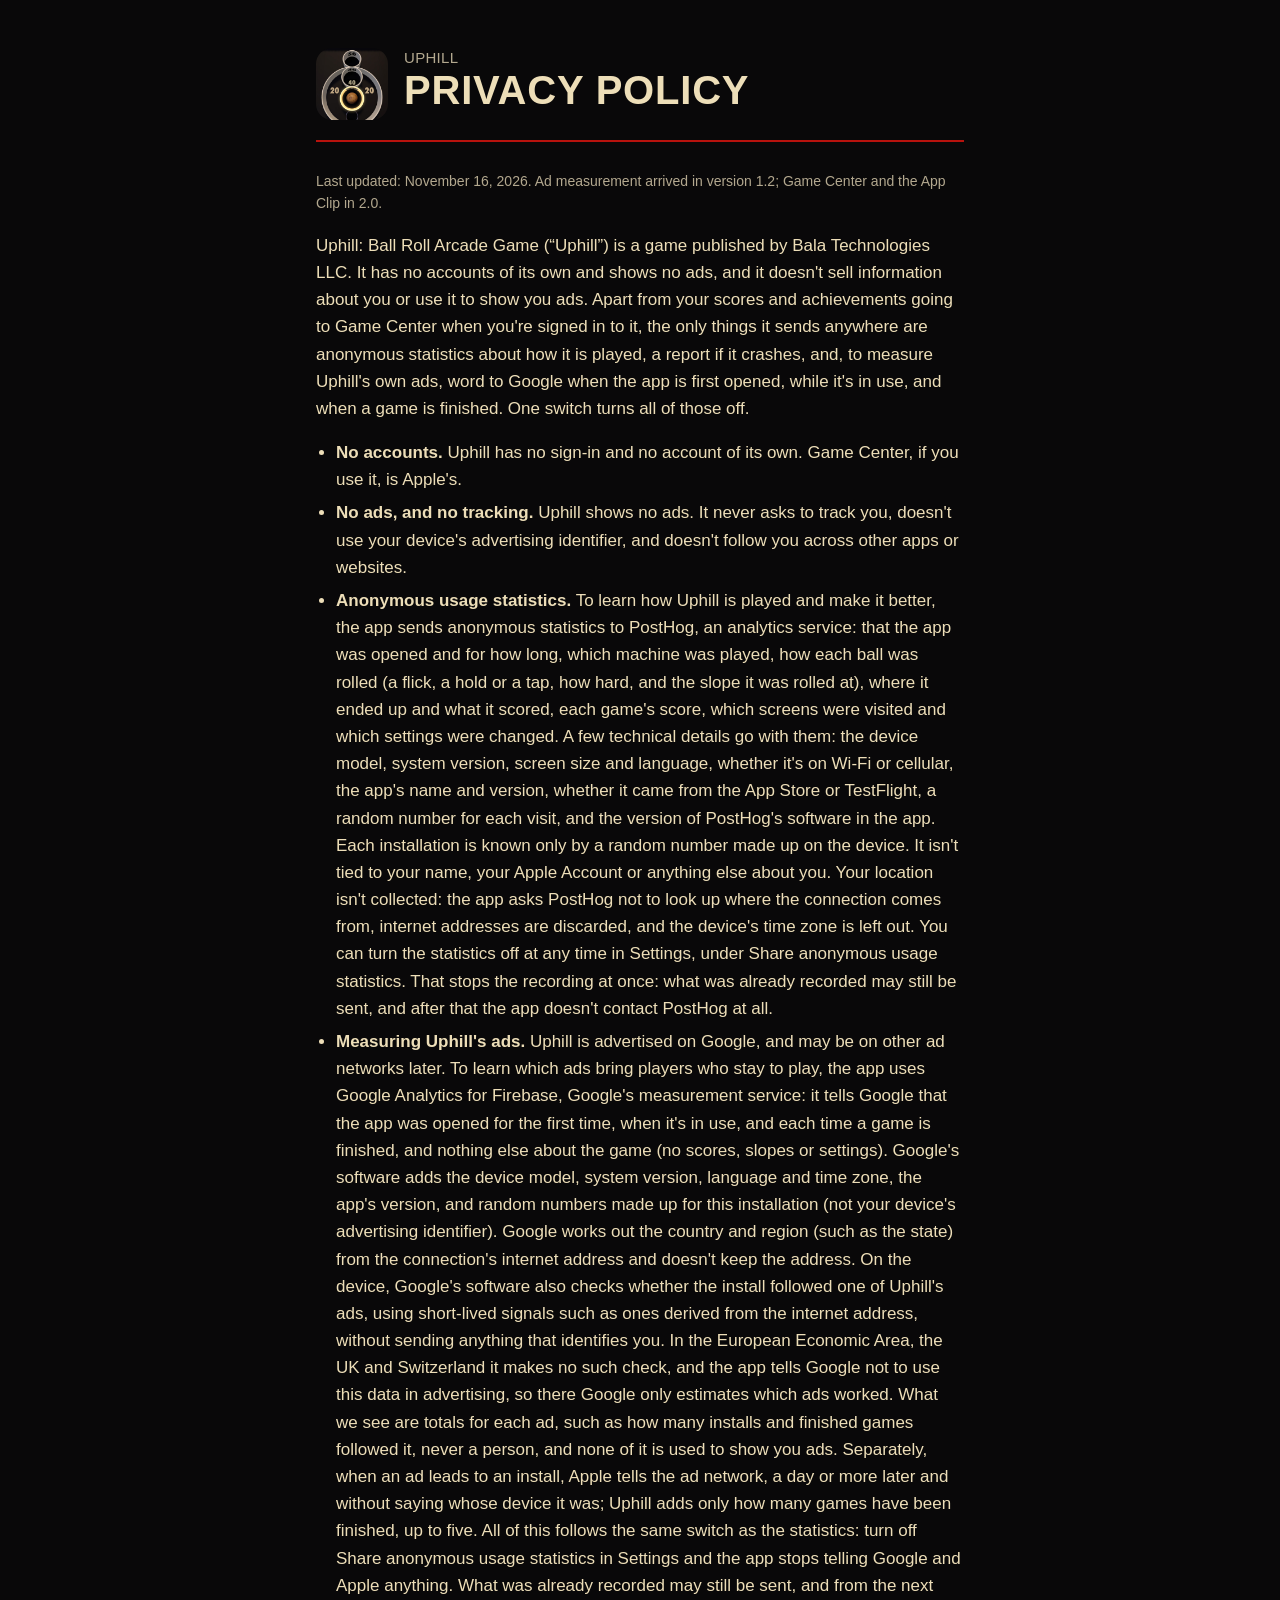
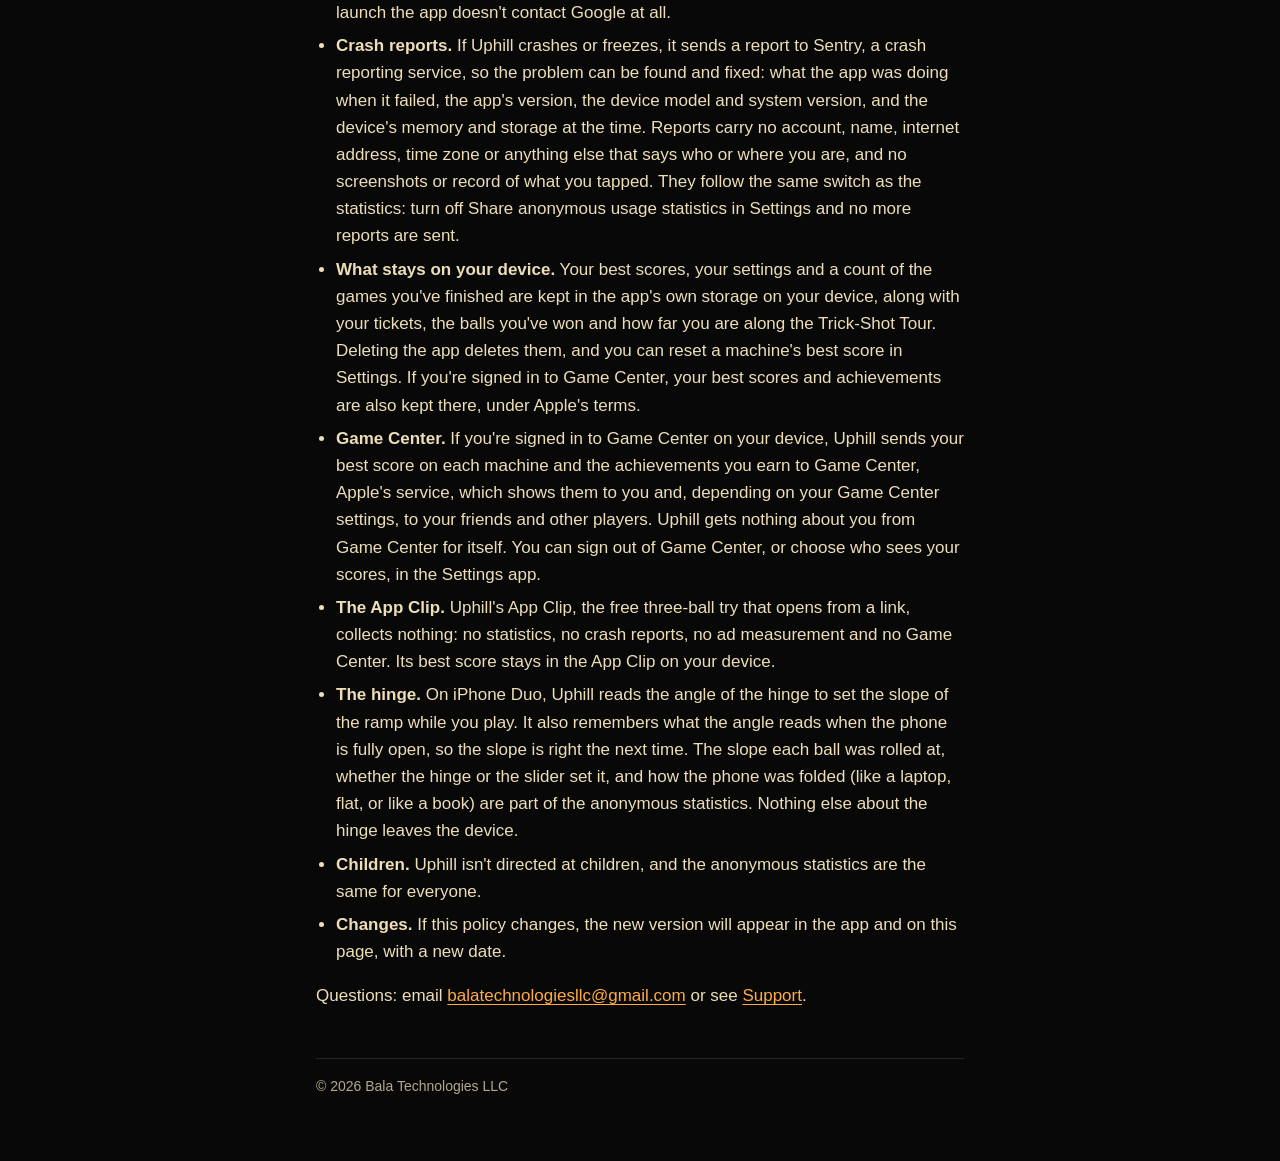
<file: uphill/privacy/index.html>
<!doctype html>
<html lang="en">
<head>
<meta charset="utf-8">
<meta name="viewport" content="width=device-width, initial-scale=1">
<title>Uphill Privacy Policy</title>
<meta name="description" content="Privacy policy for Uphill: Bowling Arcade Game. No accounts, no ads, no tracking; anonymous play statistics, crash reports and measurement of the game's own ads, all of which you can turn off.">
<link rel="stylesheet" href="../../assets/site.css">
</head>
<body>
<main>
  <header class="top">
    <img src="../../assets/uphill-icon.jpg" alt="Uphill app icon">
    <div>
      <p class="brand"><a href="../">Uphill</a></p>
      <h1>Privacy Policy</h1>
    </div>
  </header>

  <p class="small">Last updated: November 16, 2026. Ad measurement arrived in version 1.2; Game Center and the App Clip in 2.0.</p>
  <p>Uphill: Ball Roll Arcade Game (“Uphill”) is a game published by Bala Technologies LLC. It has no accounts of its
  own and shows no ads, and it doesn't sell information about you or use it to show you ads. Apart from your scores
  and achievements going to Game Center when you're signed in to it, the only things it sends anywhere are anonymous
  statistics about how it is played, a report if it crashes, and, to measure Uphill's own ads, word to Google when
  the app is first opened, while it's in use, and when a game is finished. One switch turns all of those off.</p>
  <ul>
    <li><strong>No accounts.</strong> Uphill has no sign-in and no account of its own. Game Center, if you use it, is
      Apple's.</li>
    <li><strong>No ads, and no tracking.</strong> Uphill shows no ads. It never asks to track you, doesn't use your
      device's advertising identifier, and doesn't follow you across other apps or websites.</li>
    <li><strong>Anonymous usage statistics.</strong> To learn how Uphill is played and make it better, the app
      sends anonymous statistics to PostHog, an analytics service: that the app was opened and for how long, which
      machine was played, how each ball was rolled (a flick, a hold or a tap, how hard, and the
      slope it was rolled at), where it ended up and what it scored, each game's score, which screens were visited
      and which settings were changed. A few technical details go with them: the device model, system version,
      screen size and language, whether it's on Wi-Fi or cellular, the app's name and version, whether it came from
      the App Store or TestFlight, a random number for each visit, and the version of PostHog's software in the app.
      Each installation is known only by a random number made up on the device. It isn't tied to your name, your
      Apple Account or anything else about you. Your location isn't collected: the app asks PostHog not to look up
      where the connection comes from, internet addresses are discarded, and the device's time zone is left out. You
      can turn the statistics off at any time in Settings, under Share anonymous usage statistics. That stops the
      recording at once: what was already recorded may still be sent, and after that the app doesn't contact PostHog
      at all.</li>
    <li><strong>Measuring Uphill's ads.</strong> Uphill is advertised on Google, and may be on other ad networks
      later. To learn which ads bring players who stay to play, the app uses Google Analytics for Firebase, Google's
      measurement service: it tells Google that the app was opened for the first time, when it's in use, and each time
      a game is finished, and nothing else about the game (no scores, slopes or settings). Google's software adds the
      device model, system version, language and time zone, the app's version, and random numbers made up for this
      installation (not your device's advertising identifier). Google works out the country and region (such as the
      state) from the connection's internet address and doesn't keep the address. On the device, Google's software
      also checks whether the install followed one of Uphill's ads, using short-lived signals such as ones derived
      from the internet address, without sending anything that identifies you. In the European Economic Area, the UK
      and Switzerland it makes no such check, and the app tells Google not to use this data in advertising, so there
      Google only estimates which ads worked. What we see are totals for each ad, such as how many installs and
      finished games followed it, never a person, and none of it is used to show you ads. Separately, when an ad leads
      to an install, Apple tells the ad network, a day or more later and without saying whose device it was; Uphill
      adds only how many games have been finished, up to five. All of this follows the same switch as the statistics:
      turn off Share anonymous usage statistics in Settings and the app stops telling Google and Apple anything. What
      was already recorded may still be sent, and from the next launch the app doesn't contact Google at all.</li>
    <li><strong>Crash reports.</strong> If Uphill crashes or freezes, it sends a report to Sentry, a crash
      reporting service, so the problem can be found and fixed: what the app was doing when it failed, the app's
      version, the device model and system version, and the device's memory and storage at the time. Reports carry
      no account, name, internet address, time zone or anything else that says who or where you are, and no
      screenshots or record of what you tapped. They follow the same switch as the statistics: turn off Share
      anonymous usage statistics in Settings and no more reports are sent.</li>
    <li><strong>What stays on your device.</strong> Your best scores, your settings and a count of the games you've
      finished are kept in the app's own storage on your device, along with your tickets, the balls you've won and how
      far you are along the Trick-Shot Tour. Deleting the app deletes them, and you can reset a machine's best score in
      Settings. If you're signed in to Game Center, your best scores and achievements are also kept there, under
      Apple's terms.</li>
    <li><strong>Game Center.</strong> If you're signed in to Game Center on your device, Uphill sends your best score
      on each machine and the achievements you earn to Game Center, Apple's service, which shows them to you and,
      depending on your Game Center settings, to your friends and other players. Uphill gets nothing about you from
      Game Center for itself. You can sign out of Game Center, or choose who sees your scores, in the Settings app.</li>
    <li><strong>The App Clip.</strong> Uphill's App Clip, the free three-ball try that opens from a link, collects
      nothing: no statistics, no crash reports, no ad measurement and no Game Center. Its best score stays in the
      App Clip on your device.</li>
    <li><strong>The hinge.</strong> On iPhone Duo, Uphill reads the angle of the hinge to set the slope of the
      ramp while you play. It also remembers what the angle reads when the phone is fully open, so the slope is
      right the next time. The slope each ball was rolled at, whether the hinge or the slider set it, and how the
      phone was folded (like a laptop, flat, or like a book) are part of the anonymous statistics. Nothing else
      about the hinge leaves the device.</li>
    <li><strong>Children.</strong> Uphill isn't directed at children, and the anonymous statistics are the same
      for everyone.</li>
    <li><strong>Changes.</strong> If this policy changes, the new version will appear in the app and on this page,
      with a new date.</li>
  </ul>
  <p>Questions: email <a href="mailto:balatechnologiesllc@gmail.com?subject=Uphill%20privacy">balatechnologiesllc@gmail.com</a>
  or see <a href="../support/">Support</a>.</p>

  <footer class="small">© 2026 Bala Technologies LLC</footer>
</main>
</body>
</html>
</file>
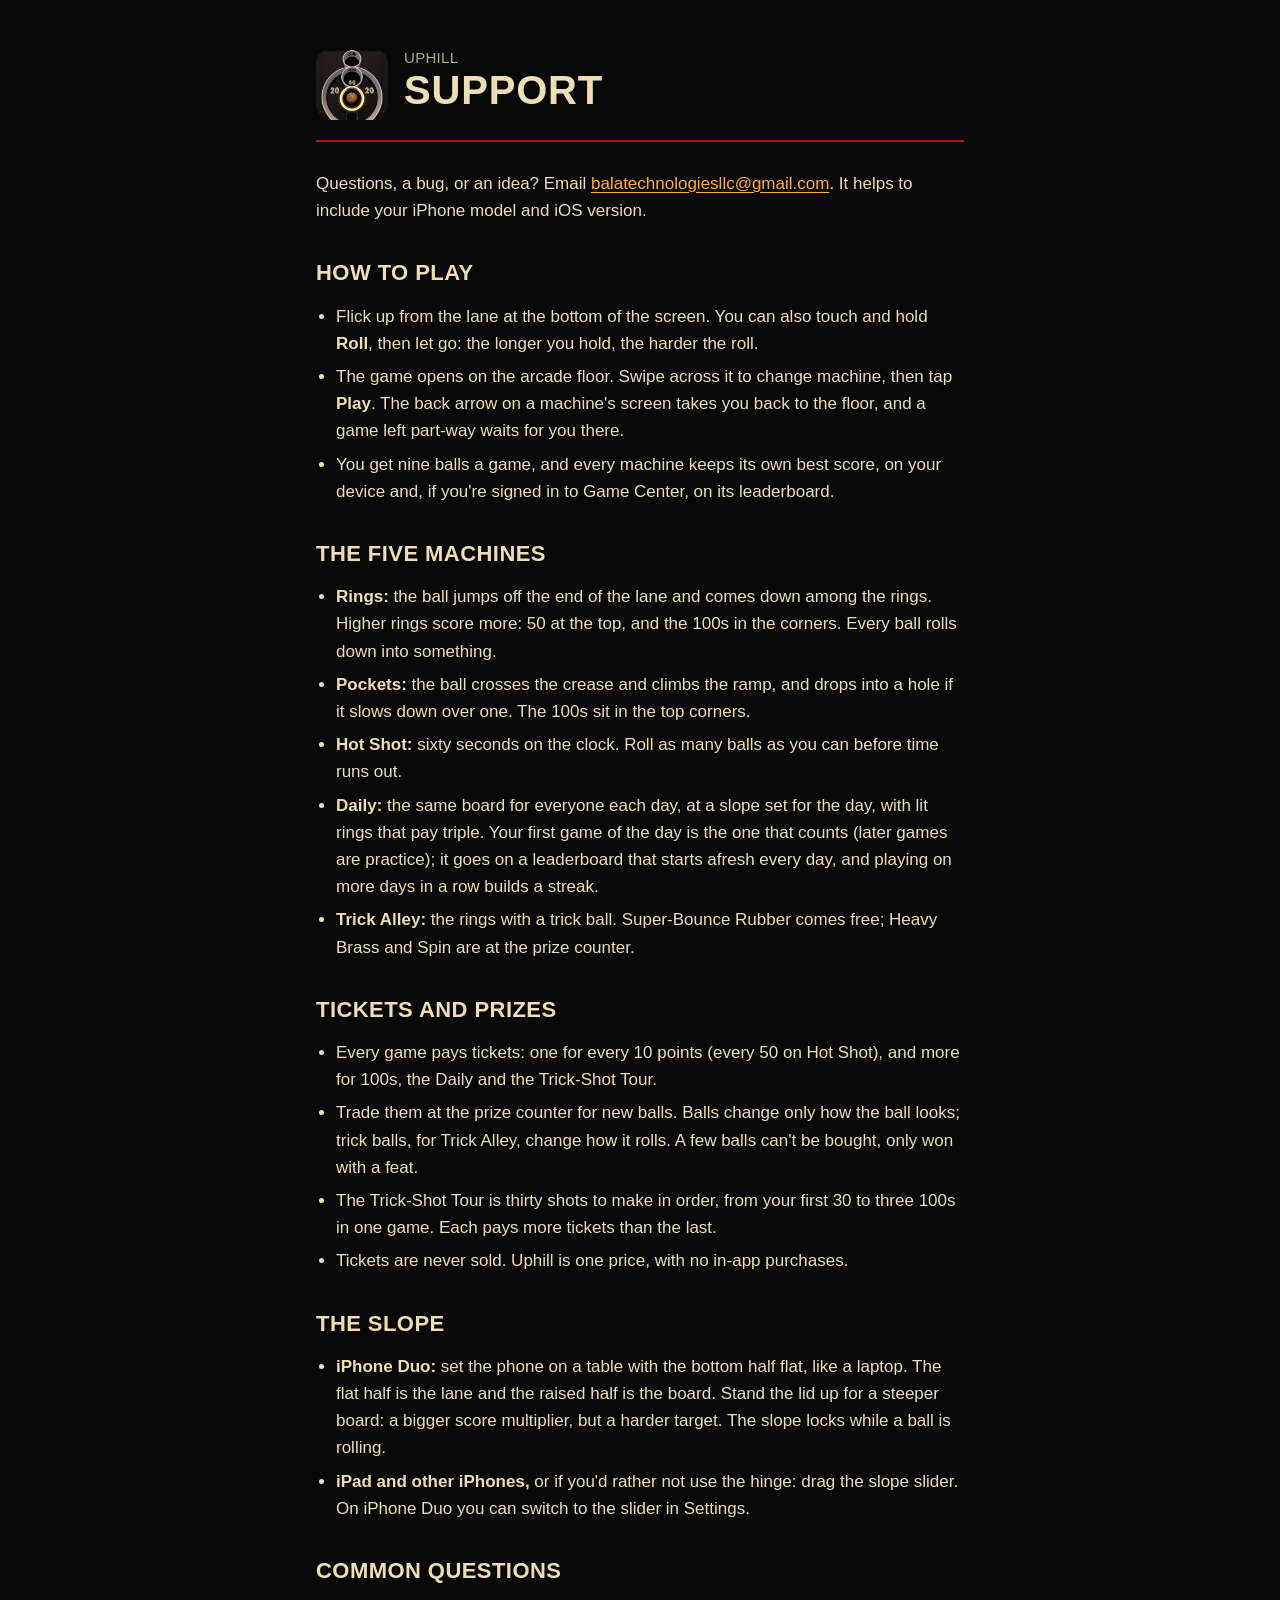
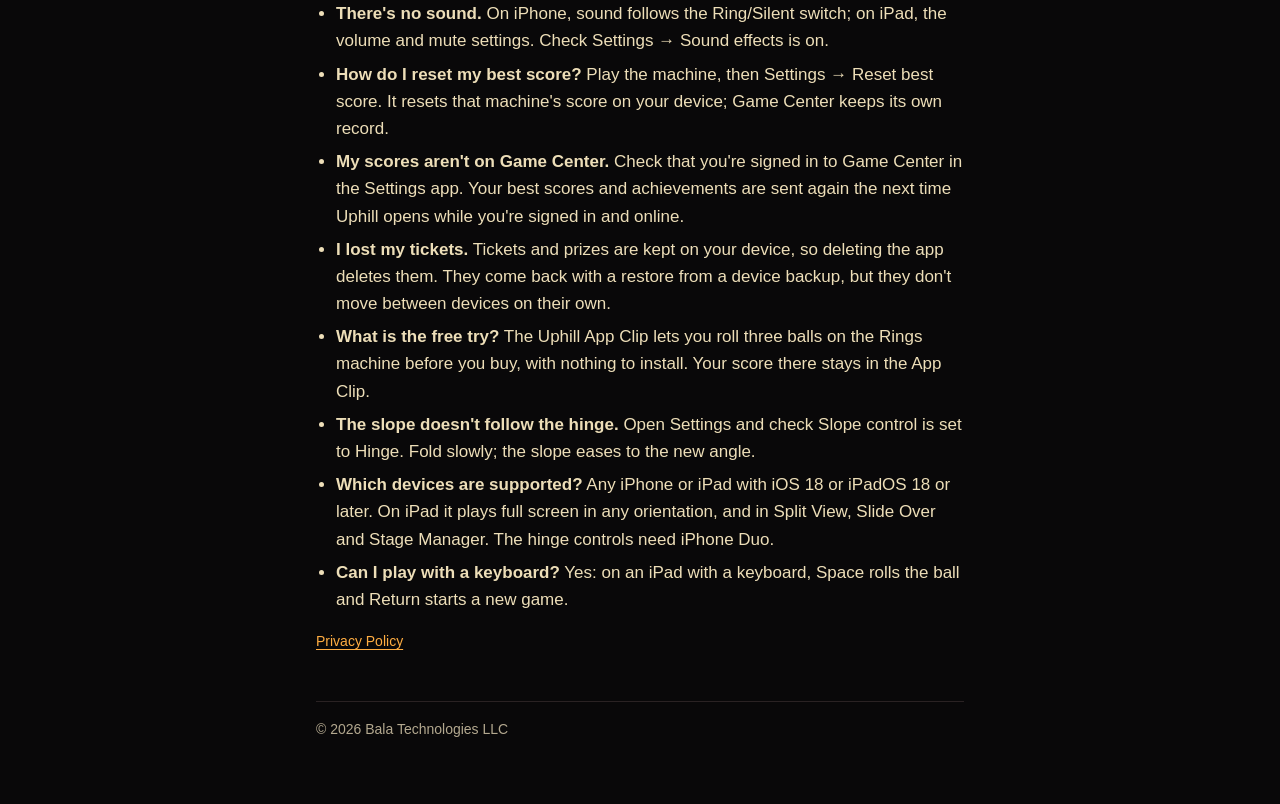
<file: uphill/support/index.html>
<!doctype html>
<html lang="en">
<head>
<meta charset="utf-8">
<meta name="viewport" content="width=device-width, initial-scale=1">
<title>Uphill Support</title>
<meta name="description" content="Help with Uphill: Ball Roll Arcade Game: the five machines, tickets and prizes, the Daily, Game Center and the slope.">
<link rel="stylesheet" href="../../assets/site.css">
</head>
<body>
<main>
  <header class="top">
    <img src="../../assets/uphill-icon.jpg" alt="Uphill app icon">
    <div>
      <p class="brand"><a href="../">Uphill</a></p>
      <h1>Support</h1>
    </div>
  </header>

  <p>Questions, a bug, or an idea? Email
  <a href="mailto:balatechnologiesllc@gmail.com?subject=Uphill">balatechnologiesllc@gmail.com</a>.
  It helps to include your iPhone model and iOS version.</p>

  <h2>How to play</h2>
  <ul>
    <li>Flick up from the lane at the bottom of the screen. You can also touch and hold
      <strong>Roll</strong>, then let go: the longer you hold, the harder the roll.</li>
    <li>The game opens on the arcade floor. Swipe across it to change machine, then tap
      <strong>Play</strong>. The back arrow on a machine's screen takes you back to the floor, and a game
      left part-way waits for you there.</li>
    <li>You get nine balls a game, and every machine keeps its own best score, on your device and, if
      you're signed in to Game Center, on its leaderboard.</li>
  </ul>

  <h2>The five machines</h2>
  <ul>
    <li><strong>Rings:</strong> the ball jumps off the end of the lane and comes down among the rings.
      Higher rings score more: 50 at the top, and the 100s in the corners. Every ball rolls down into
      something.</li>
    <li><strong>Pockets:</strong> the ball crosses the crease and climbs the ramp, and drops into a hole if it
      slows down over one. The 100s sit in the top corners.</li>
    <li><strong>Hot Shot:</strong> sixty seconds on the clock. Roll as many balls as you can before time runs
      out.</li>
    <li><strong>Daily:</strong> the same board for everyone each day, at a slope set for the day, with lit
      rings that pay triple. Your first game of the day is the one that counts (later games are practice);
      it goes on a leaderboard that starts afresh every day, and playing on more days in a row builds a
      streak.</li>
    <li><strong>Trick Alley:</strong> the rings with a trick ball. Super-Bounce Rubber comes free; Heavy
      Brass and Spin are at the prize counter.</li>
  </ul>

  <h2>Tickets and prizes</h2>
  <ul>
    <li>Every game pays tickets: one for every 10 points (every 50 on Hot Shot), and more for 100s, the
      Daily and the Trick-Shot Tour.</li>
    <li>Trade them at the prize counter for new balls. Balls change only how the ball looks; trick balls,
      for Trick Alley, change how it rolls. A few balls can't be bought, only won with a feat.</li>
    <li>The Trick-Shot Tour is thirty shots to make in order, from your first 30 to three 100s in one game.
      Each pays more tickets than the last.</li>
    <li>Tickets are never sold. Uphill is one price, with no in-app purchases.</li>
  </ul>

  <h2>The slope</h2>
  <ul>
    <li><strong>iPhone Duo:</strong> set the phone on a table with the bottom half flat, like a laptop.
      The flat half is the lane and the raised half is the board. Stand the lid up for a steeper board:
      a bigger score multiplier, but a harder target. The slope locks while a ball is rolling.</li>
    <li><strong>iPad and other iPhones,</strong> or if you'd rather not use the hinge: drag the slope
      slider. On iPhone Duo you can switch to the slider in Settings.</li>
  </ul>

  <h2>Common questions</h2>
  <ul>
    <li><strong>There's no sound.</strong> On iPhone, sound follows the Ring/Silent switch; on iPad, the
      volume and mute settings. Check Settings → Sound effects is on.</li>
    <li><strong>How do I reset my best score?</strong> Play the machine, then Settings → Reset best score. It
      resets that machine's score on your device; Game Center keeps its own record.</li>
    <li><strong>My scores aren't on Game Center.</strong> Check that you're signed in to Game Center in the
      Settings app. Your best scores and achievements are sent again the next time Uphill opens while
      you're signed in and online.</li>
    <li><strong>I lost my tickets.</strong> Tickets and prizes are kept on your device, so deleting the app
      deletes them. They come back with a restore from a device backup, but they don't move between
      devices on their own.</li>
    <li><strong>What is the free try?</strong> The Uphill App Clip lets you roll three balls on the Rings
      machine before you buy, with nothing to install. Your score there stays in the App Clip.</li>
    <li><strong>The slope doesn't follow the hinge.</strong> Open Settings and check Slope control is set
      to Hinge. Fold slowly; the slope eases to the new angle.</li>
    <li><strong>Which devices are supported?</strong> Any iPhone or iPad with iOS 18 or iPadOS 18 or
      later. On iPad it plays full screen in any orientation, and in Split View, Slide Over and Stage
      Manager. The hinge controls need iPhone Duo.</li>
    <li><strong>Can I play with a keyboard?</strong> Yes: on an iPad with a keyboard, Space rolls the
      ball and Return starts a new game.</li>
  </ul>

  <p class="small"><a href="../privacy/">Privacy Policy</a></p>
  <footer class="small">© 2026 Bala Technologies LLC</footer>
</main>
</body>
</html>
</file>
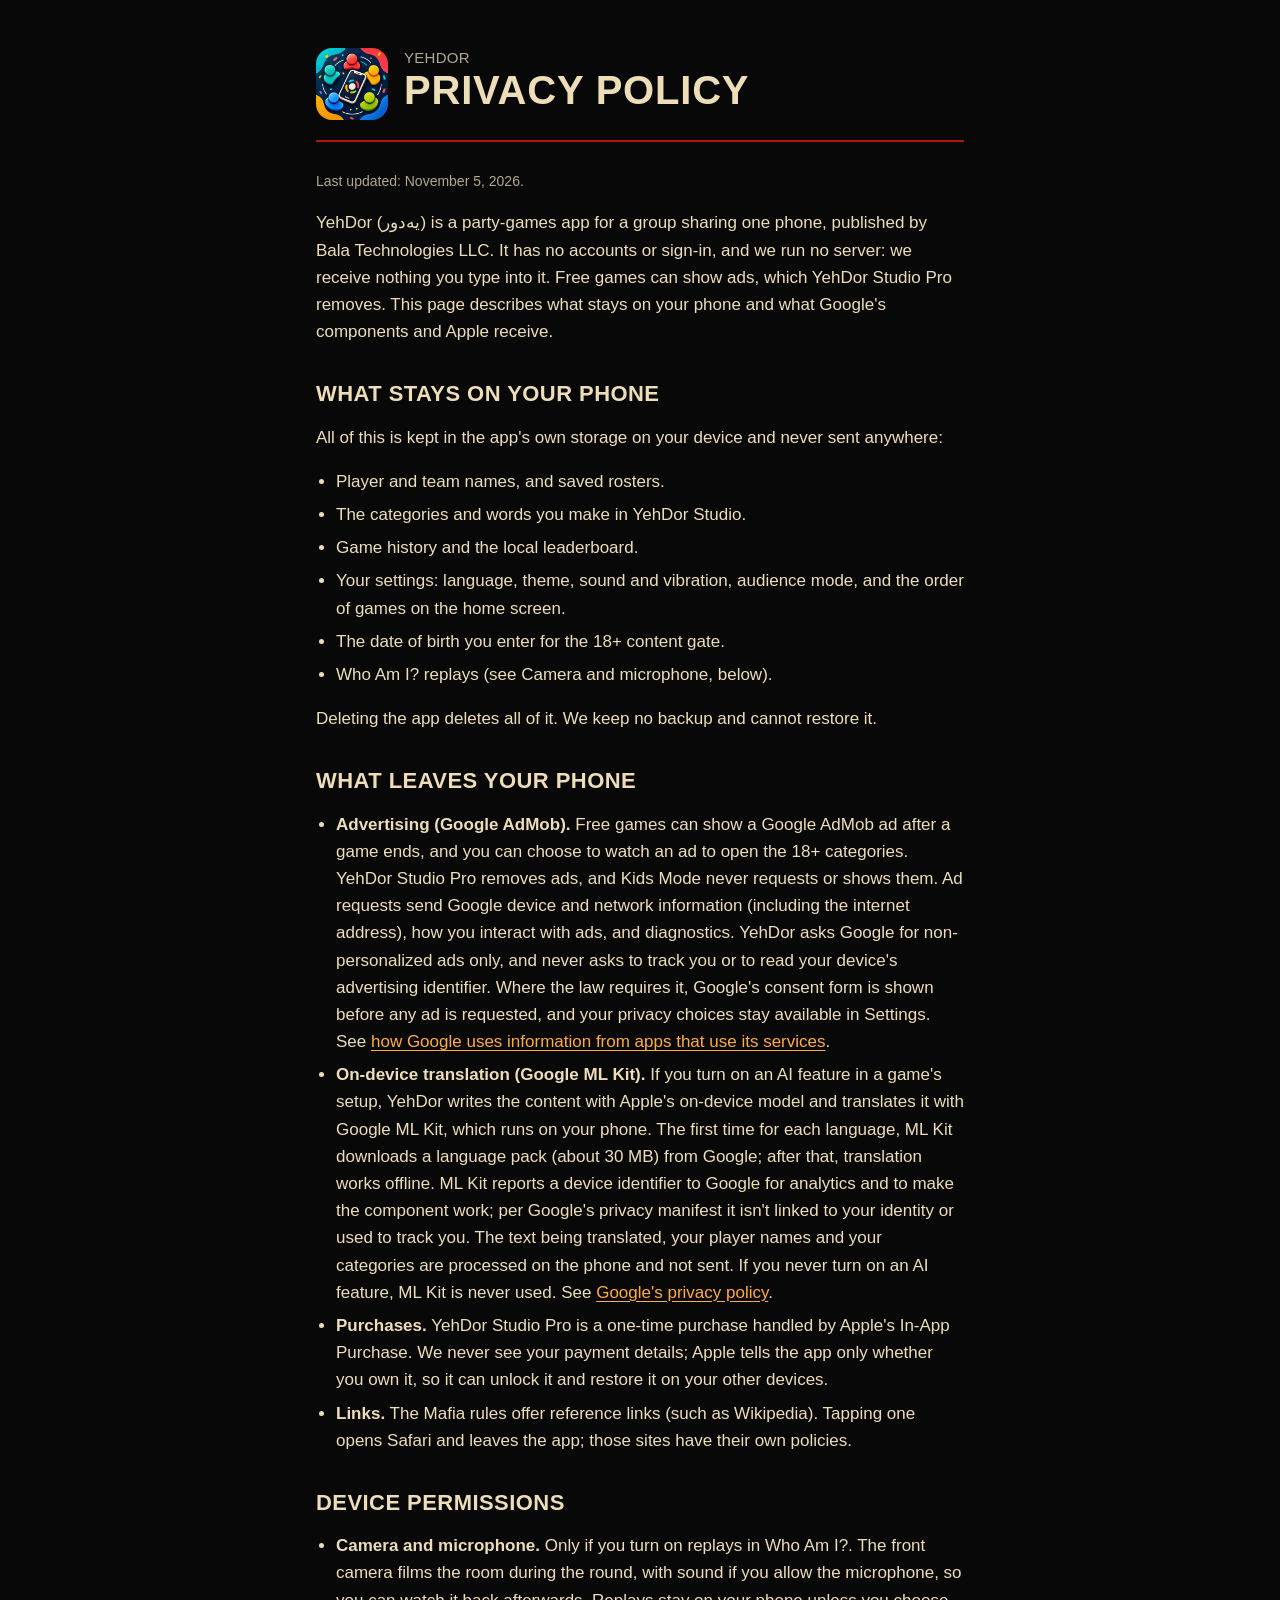
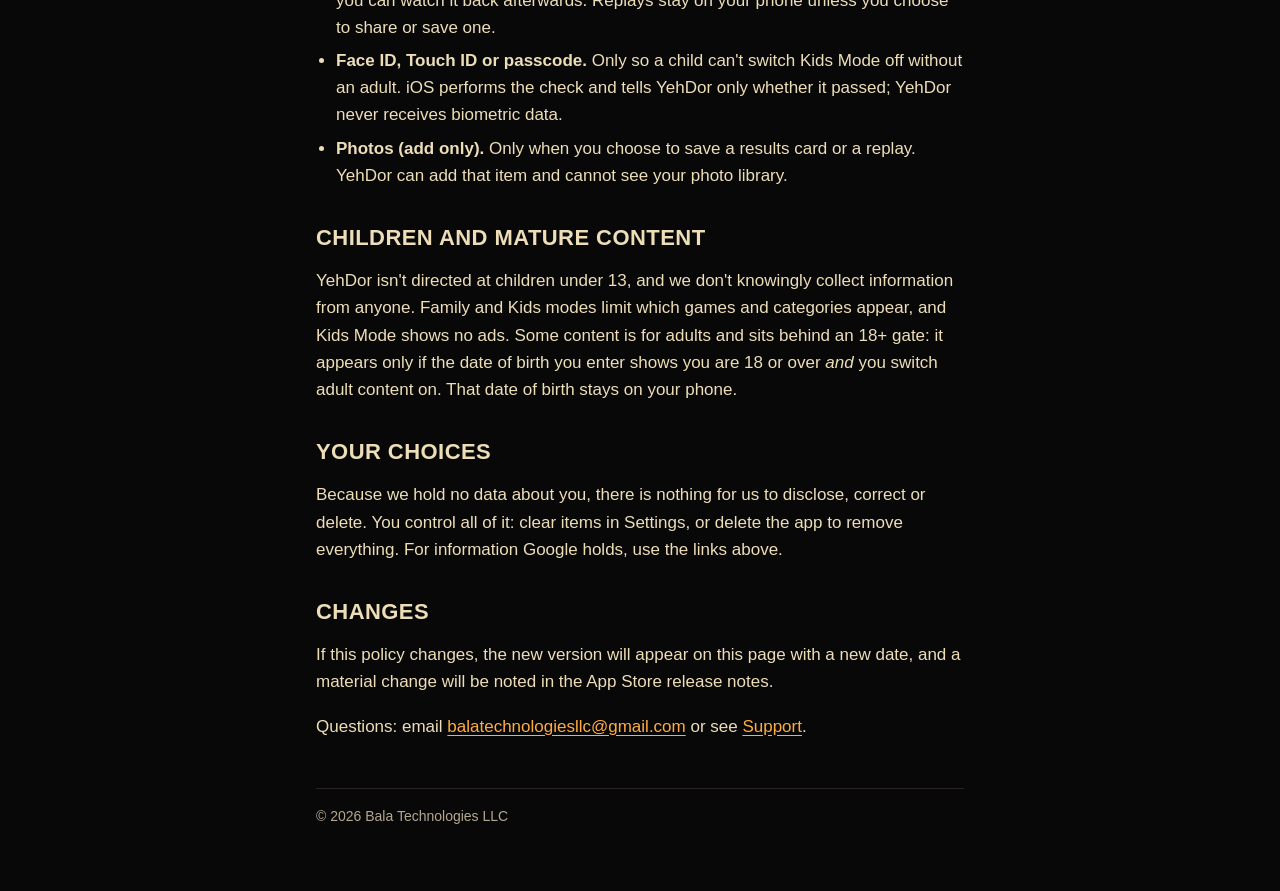
<file: yehdor/privacy/index.html>
<!doctype html>
<html lang="en">
<head>
<meta charset="utf-8">
<meta name="viewport" content="width=device-width, initial-scale=1">
<title>YehDor Privacy Policy</title>
<meta name="description" content="Privacy policy for YehDor. No accounts and no server: what you type stays on your phone. Non-personalized Google AdMob ads in free games, on-device translation with Google ML Kit, and Apple In-App Purchase.">
<link rel="stylesheet" href="../../assets/site.css">
</head>
<body>
<main>
  <header class="top">
    <img src="../../assets/yehdor-icon.jpg" alt="YehDor app icon">
    <div>
      <p class="brand"><a href="../">YehDor</a></p>
      <h1>Privacy Policy</h1>
    </div>
  </header>

  <p class="small">Last updated: November 5, 2026.</p>
  <p>YehDor (یه‌دور) is a party-games app for a group sharing one phone, published by Bala Technologies LLC. It has
  no accounts or sign-in, and we run no server: we receive nothing you type into it. Free games can show ads, which
  YehDor Studio Pro removes. This page describes what stays on your phone and what Google's components and Apple
  receive.</p>

  <h2>What stays on your phone</h2>
  <p>All of this is kept in the app's own storage on your device and never sent anywhere:</p>
  <ul>
    <li>Player and team names, and saved rosters.</li>
    <li>The categories and words you make in YehDor Studio.</li>
    <li>Game history and the local leaderboard.</li>
    <li>Your settings: language, theme, sound and vibration, audience mode, and the order of games on the home screen.</li>
    <li>The date of birth you enter for the 18+ content gate.</li>
    <li>Who Am I? replays (see Camera and microphone, below).</li>
  </ul>
  <p>Deleting the app deletes all of it. We keep no backup and cannot restore it.</p>

  <h2>What leaves your phone</h2>
  <ul>
    <li><strong>Advertising (Google AdMob).</strong> Free games can show a Google AdMob ad after a game ends, and you
      can choose to watch an ad to open the 18+ categories. YehDor Studio Pro removes ads, and Kids Mode never requests
      or shows them. Ad requests send Google device and network information (including the internet address), how you
      interact with ads, and diagnostics. YehDor asks Google for non-personalized ads only, and never asks to track
      you or to read your device's advertising identifier. Where the law requires it, Google's consent form is shown
      before any ad is requested, and your privacy choices stay available in Settings. See
      <a href="https://policies.google.com/technologies/ads">how Google uses information from apps that use its
      services</a>.</li>
    <li><strong>On-device translation (Google ML Kit).</strong> If you turn on an AI feature in a game's setup,
      YehDor writes the content with Apple's on-device model and translates it with Google ML Kit, which runs on your
      phone. The first time for each language, ML Kit downloads a language pack (about 30 MB) from Google; after that,
      translation works offline. ML Kit reports a device identifier to Google for analytics and to make the component
      work; per Google's privacy manifest it isn't linked to your identity or used to track you. The text being
      translated, your player names and your categories are processed on the phone and not sent. If you never turn on
      an AI feature, ML Kit is never used. See <a href="https://policies.google.com/privacy">Google's privacy
      policy</a>.</li>
    <li><strong>Purchases.</strong> YehDor Studio Pro is a one-time purchase handled by Apple's In-App Purchase. We
      never see your payment details; Apple tells the app only whether you own it, so it can unlock it and restore it
      on your other devices.</li>
    <li><strong>Links.</strong> The Mafia rules offer reference links (such as Wikipedia). Tapping one opens Safari
      and leaves the app; those sites have their own policies.</li>
  </ul>

  <h2>Device permissions</h2>
  <ul>
    <li><strong>Camera and microphone.</strong> Only if you turn on replays in Who Am I?. The front camera films the
      room during the round, with sound if you allow the microphone, so you can watch it back afterwards. Replays stay
      on your phone unless you choose to share or save one.</li>
    <li><strong>Face ID, Touch ID or passcode.</strong> Only so a child can't switch Kids Mode off without an adult.
      iOS performs the check and tells YehDor only whether it passed; YehDor never receives biometric data.</li>
    <li><strong>Photos (add only).</strong> Only when you choose to save a results card or a replay. YehDor can add
      that item and cannot see your photo library.</li>
  </ul>

  <h2>Children and mature content</h2>
  <p>YehDor isn't directed at children under 13, and we don't knowingly collect information from anyone. Family and
  Kids modes limit which games and categories appear, and Kids Mode shows no ads. Some content is for adults and sits
  behind an 18+ gate: it appears only if the date of birth you enter shows you are 18 or over <em>and</em> you switch
  adult content on. That date of birth stays on your phone.</p>

  <h2>Your choices</h2>
  <p>Because we hold no data about you, there is nothing for us to disclose, correct or delete. You control all of it:
  clear items in Settings, or delete the app to remove everything. For information Google holds, use the links above.</p>

  <h2>Changes</h2>
  <p>If this policy changes, the new version will appear on this page with a new date, and a material change will be
  noted in the App Store release notes.</p>

  <p>Questions: email <a href="mailto:balatechnologiesllc@gmail.com?subject=YehDor%20privacy">balatechnologiesllc@gmail.com</a>
  or see <a href="../support/">Support</a>.</p>

  <footer class="small">© 2026 Bala Technologies LLC</footer>
</main>
</body>
</html>
</file>
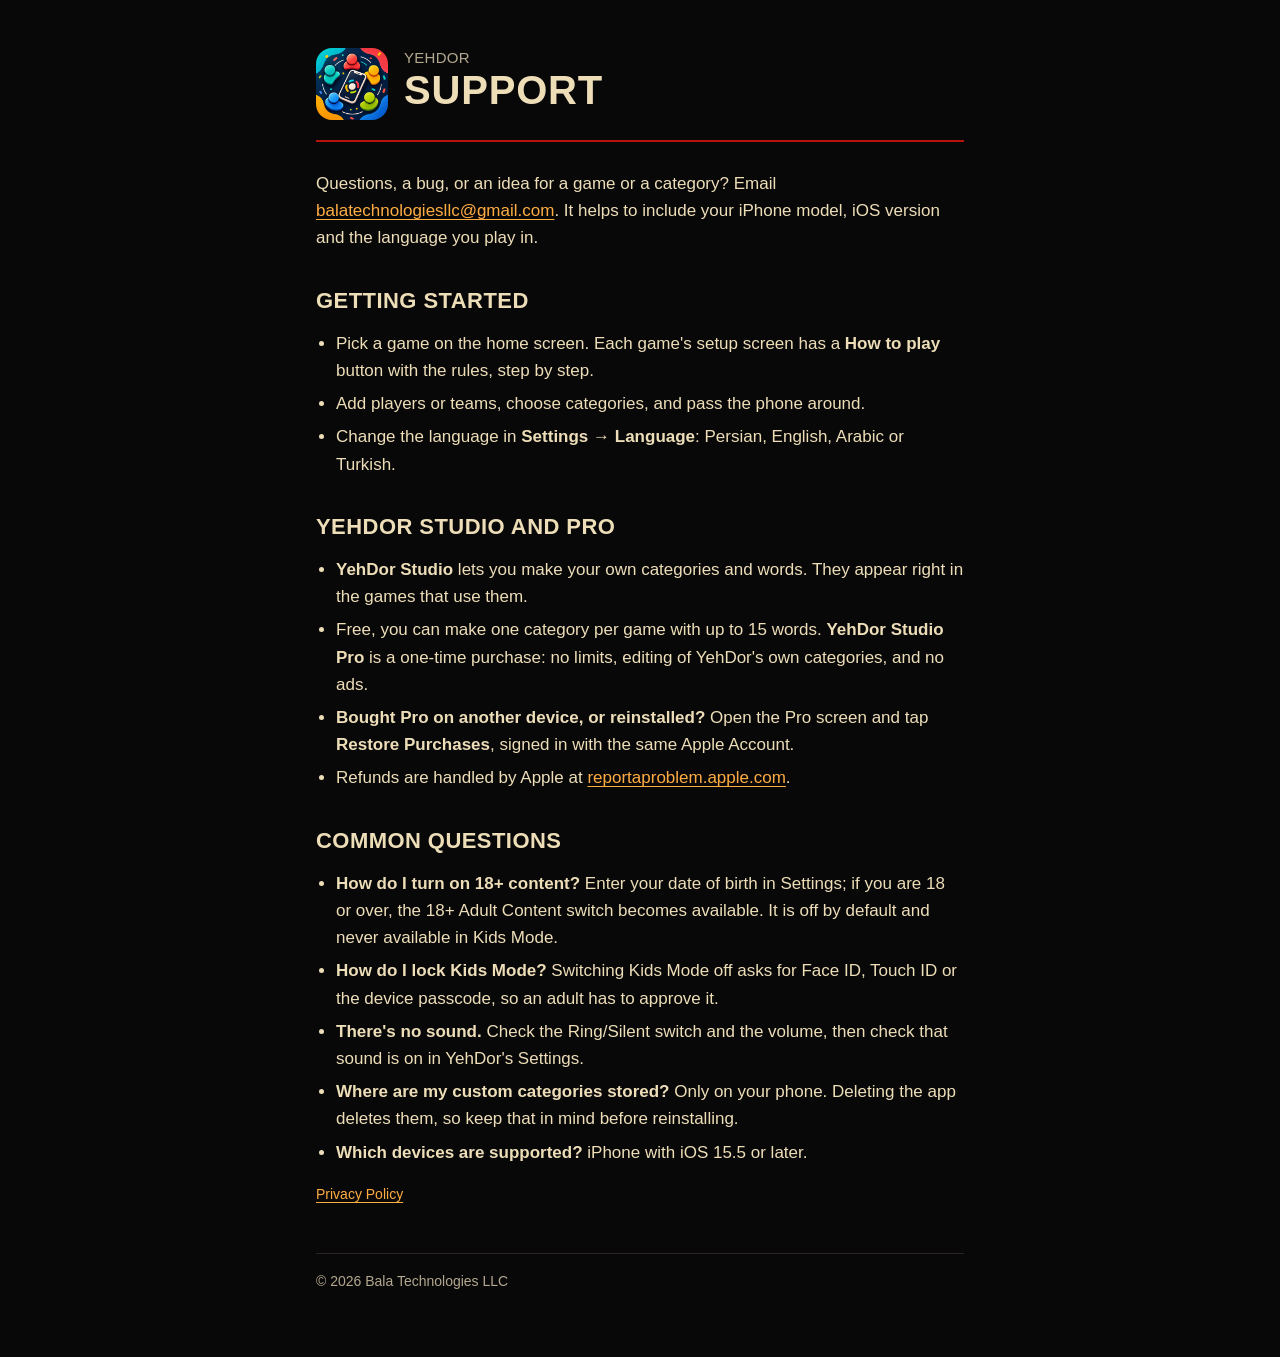
<file: yehdor/support/index.html>
<!doctype html>
<html lang="en">
<head>
<meta charset="utf-8">
<meta name="viewport" content="width=device-width, initial-scale=1">
<title>YehDor Support</title>
<meta name="description" content="Help with YehDor, party games for one phone.">
<link rel="stylesheet" href="../../assets/site.css">
</head>
<body>
<main>
  <header class="top">
    <img src="../../assets/yehdor-icon.jpg" alt="YehDor app icon">
    <div>
      <p class="brand"><a href="../">YehDor</a></p>
      <h1>Support</h1>
    </div>
  </header>

  <p>Questions, a bug, or an idea for a game or a category? Email
  <a href="mailto:balatechnologiesllc@gmail.com?subject=YehDor">balatechnologiesllc@gmail.com</a>.
  It helps to include your iPhone model, iOS version and the language you play in.</p>

  <h2>Getting started</h2>
  <ul>
    <li>Pick a game on the home screen. Each game's setup screen has a <strong>How to play</strong> button
      with the rules, step by step.</li>
    <li>Add players or teams, choose categories, and pass the phone around.</li>
    <li>Change the language in <strong>Settings → Language</strong>: Persian, English, Arabic or Turkish.</li>
  </ul>

  <h2>YehDor Studio and Pro</h2>
  <ul>
    <li><strong>YehDor Studio</strong> lets you make your own categories and words. They appear right in the
      games that use them.</li>
    <li>Free, you can make one category per game with up to 15 words. <strong>YehDor Studio Pro</strong> is a
      one-time purchase: no limits, editing of YehDor's own categories, and no ads.</li>
    <li><strong>Bought Pro on another device, or reinstalled?</strong> Open the Pro screen and tap
      <strong>Restore Purchases</strong>, signed in with the same Apple Account.</li>
    <li>Refunds are handled by Apple at <a href="https://reportaproblem.apple.com">reportaproblem.apple.com</a>.</li>
  </ul>

  <h2>Common questions</h2>
  <ul>
    <li><strong>How do I turn on 18+ content?</strong> Enter your date of birth in Settings; if you are 18 or
      over, the 18+ Adult Content switch becomes available. It is off by default and never available in Kids
      Mode.</li>
    <li><strong>How do I lock Kids Mode?</strong> Switching Kids Mode off asks for Face ID, Touch ID or the
      device passcode, so an adult has to approve it.</li>
    <li><strong>There's no sound.</strong> Check the Ring/Silent switch and the volume, then check that sound is on in YehDor's Settings.</li>
    <li><strong>Where are my custom categories stored?</strong> Only on your phone. Deleting the app deletes
      them, so keep that in mind before reinstalling.</li>
    <li><strong>Which devices are supported?</strong> iPhone with iOS 15.5 or later.</li>
  </ul>

  <p class="small"><a href="../privacy/">Privacy Policy</a></p>
  <footer class="small">© 2026 Bala Technologies LLC</footer>
</main>
</body>
</html>
</file>
<file: assets/site.css>
:root {
  --night: #090809;
  --panel: #141112;
  --cream: #eddeb8;
  --muted: #b3a88f;
  --red: #b8120d;
  --amber: #ffad42;
  --rule: #2a2223;
  color-scheme: dark;
}

* { box-sizing: border-box; }

html { -webkit-text-size-adjust: 100%; }

body {
  margin: 0;
  background: var(--night);
  color: var(--cream);
  font: 17px/1.6 -apple-system, BlinkMacSystemFont, "Helvetica Neue", Helvetica, Arial, sans-serif;
}

main {
  max-width: 680px;
  margin: 0 auto;
  padding: 48px 16px 64px;
}

a { color: var(--amber); text-underline-offset: 3px; }
a:hover { color: #ffc77a; }

h1, h2, .brand {
  font-family: "Futura", "Futura PT", "Trebuchet MS", sans-serif;
  font-stretch: condensed;
  letter-spacing: 0.02em;
  line-height: 1.15;
}

h1 { font-size: 40px; margin: 0 0 6px; text-transform: uppercase; }
h2 { font-size: 22px; margin: 36px 0 8px; text-transform: uppercase; color: var(--cream); }

p, li { color: var(--cream); }
.lede { color: var(--muted); margin: 0 0 28px; }
.small { color: var(--muted); font-size: 14px; }

header.top {
  display: flex;
  align-items: center;
  gap: 16px;
  padding-bottom: 20px;
  margin-bottom: 28px;
  border-bottom: 2px solid var(--red);
}

header.top img {
  width: 72px;
  height: 72px;
  border-radius: 16px;
  flex: none;
}

header.top .brand { font-size: 15px; text-transform: uppercase; color: var(--muted); margin: 0; }
header.top .brand a { color: inherit; text-decoration: none; }

nav.links { display: flex; flex-wrap: wrap; gap: 8px 20px; margin: 0 0 8px; }

ul { padding-left: 20px; }
li { margin: 6px 0; }

.card {
  display: flex;
  gap: 16px;
  align-items: center;
  padding: 16px;
  margin: 12px 0;
  background: var(--panel);
  border: 1px solid var(--rule);
  border-radius: 14px;
  color: inherit;
  text-decoration: none;
}
.card:hover { border-color: var(--red); color: inherit; }
.card img { width: 64px; height: 64px; border-radius: 14px; flex: none; }
.card .name { font-weight: 600; }
.card .what { color: var(--muted); font-size: 15px; }

footer { margin-top: 48px; padding-top: 16px; border-top: 1px solid var(--rule); }

/* Store-style screenshots in a scrolling row, and the buy / try buttons. */
.shots { display: flex; gap: 12px; overflow-x: auto; padding: 4px 0 12px; margin: 20px 0; scroll-snap-type: x mandatory; }
.shots img { width: 200px; max-width: 60vw; height: auto; border-radius: 16px; flex: none; scroll-snap-align: start; border: 1px solid var(--rule); }
.actions { display: flex; flex-wrap: wrap; gap: 12px; margin: 20px 0 8px; }
.button { display: inline-block; padding: 12px 20px; border-radius: 12px; font-weight: 700; text-decoration: none; }
.button.primary { background: var(--red); color: var(--cream); }
.button.secondary { border: 1px solid var(--amber); color: var(--amber); }
.button:hover { filter: brightness(1.1); }
dl dt { font-weight: 700; margin-top: 16px; }
dl dd { margin: 4px 0 0; color: var(--cream); }
</file>
